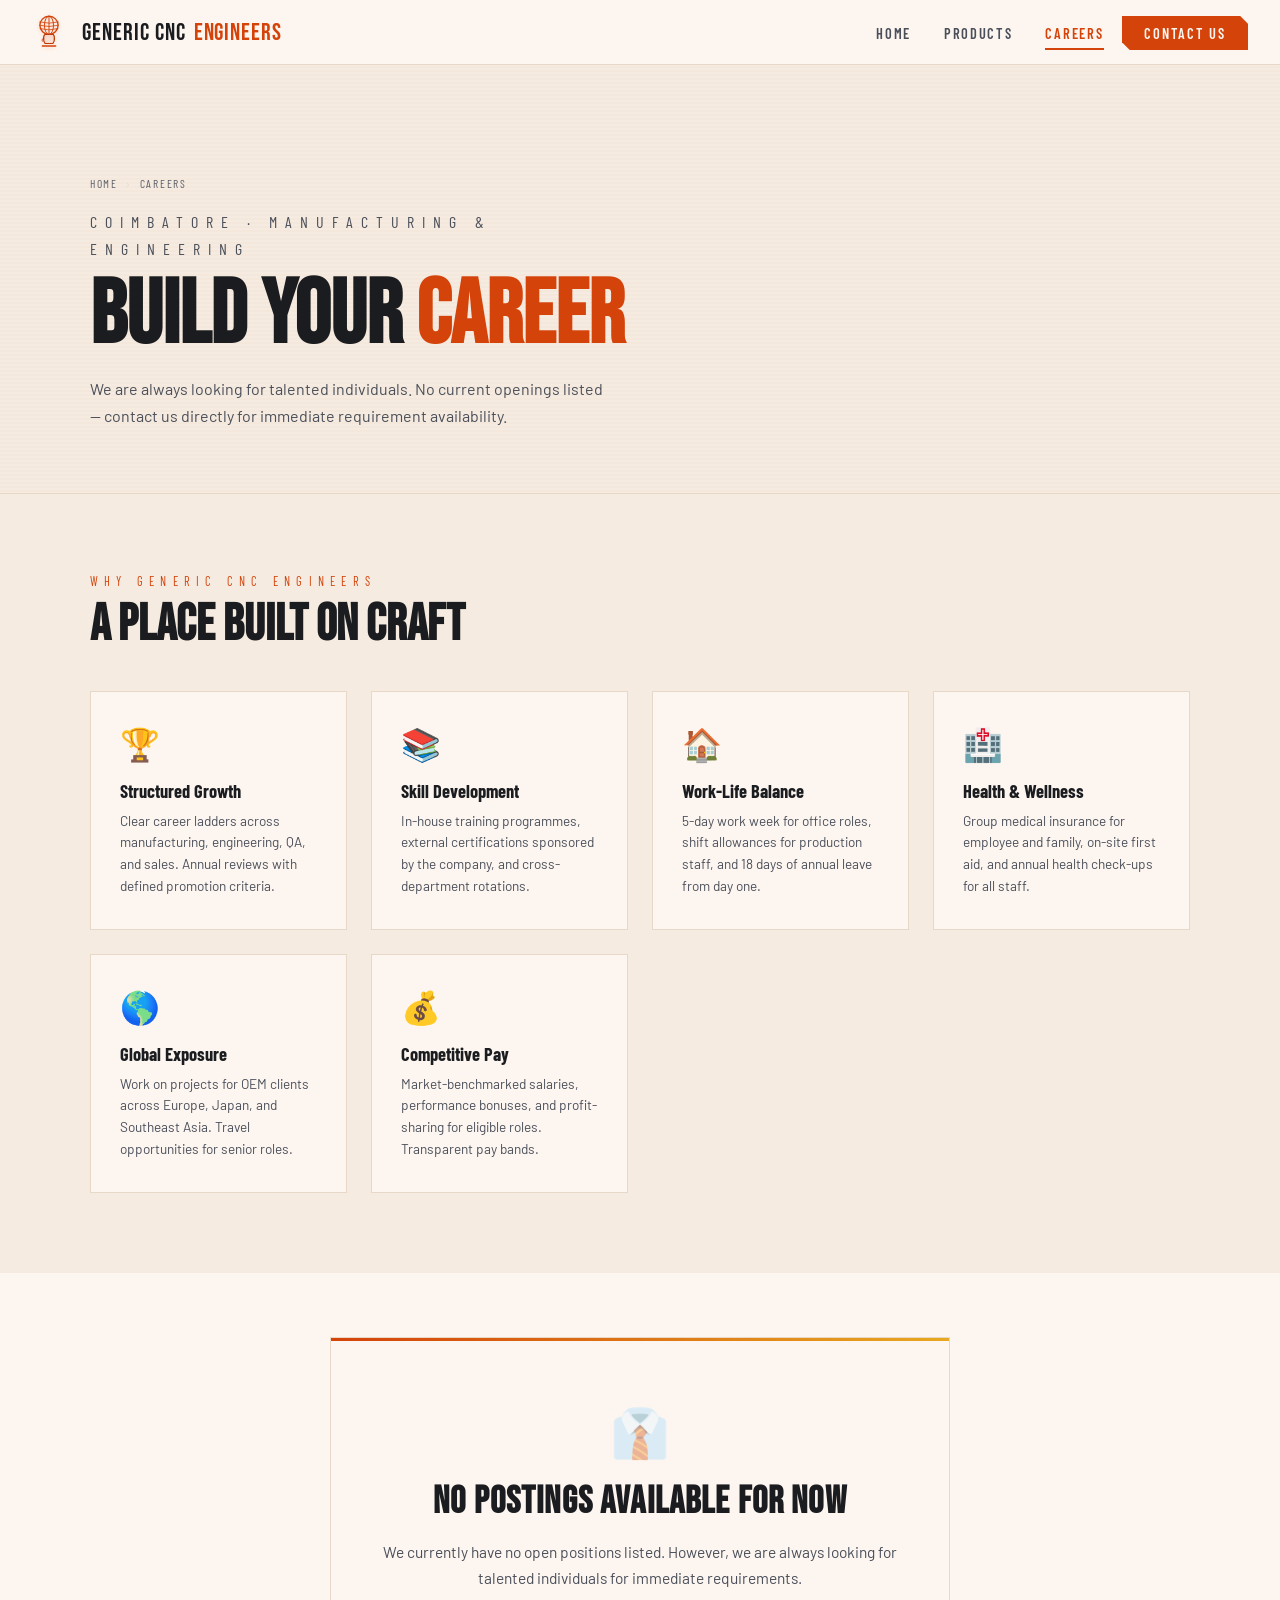
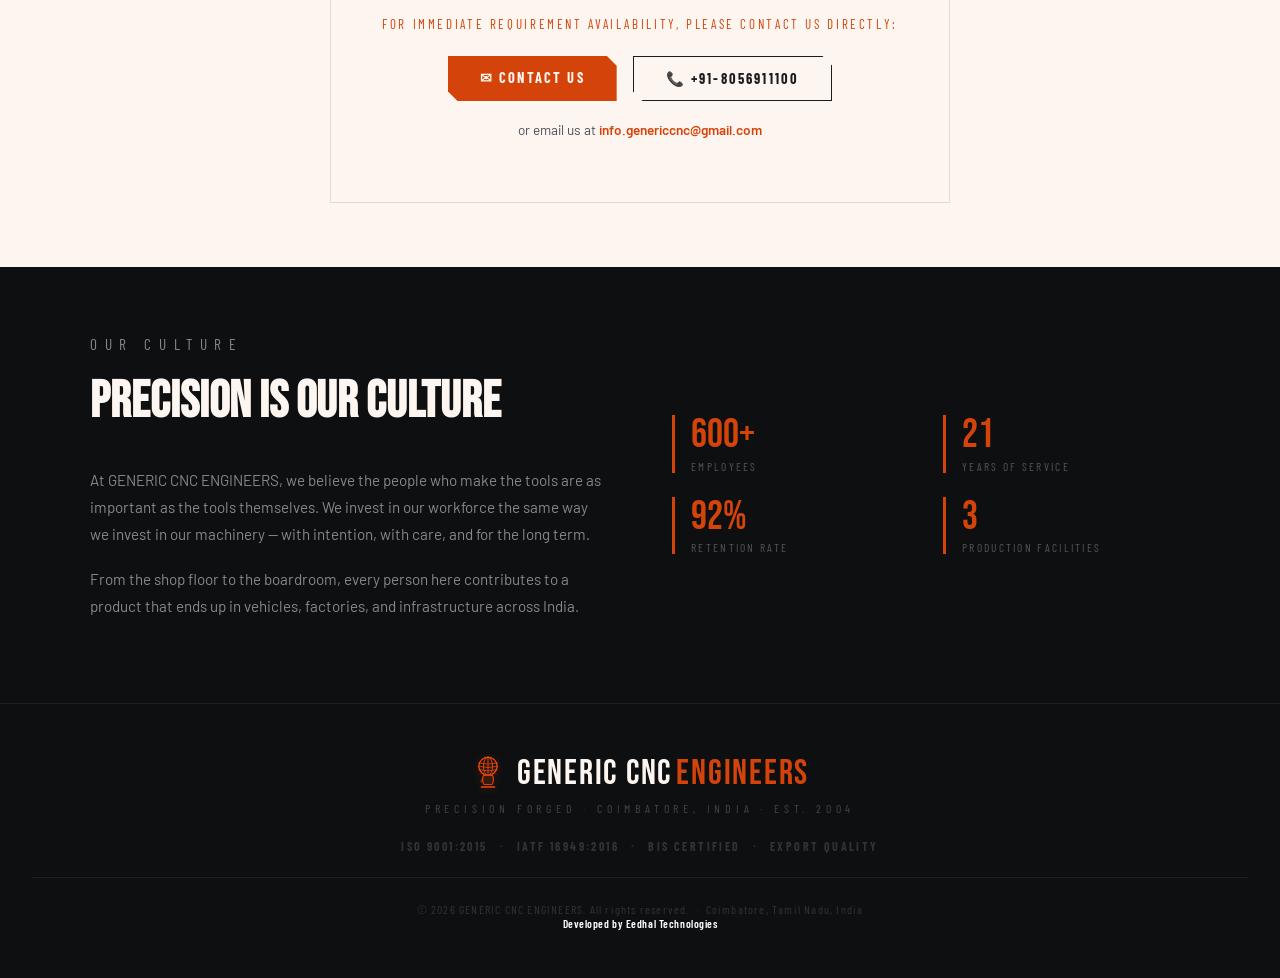
<file: careers.html>
<!DOCTYPE html>
<html lang="en">
<head>
<style id="pt-antiflash">html,body{background:#fdf6f0 !important}.nav-logo{transition:none !important}</style>
<meta charset="UTF-8">
<meta name="viewport" content="width=device-width, initial-scale=1.0">
<title>Careers — Generic CNC Engineers</title>
<link rel="preconnect" href="https://fonts.googleapis.com">
<link rel="preconnect" href="https://fonts.gstatic.com" crossorigin>
<link href="https://fonts.googleapis.com/css2?family=Bebas+Neue&family=Barlow+Condensed:wght@400;600;700&family=Barlow:wght@400;500;600&display=swap" rel="stylesheet">
<style>
:root{--iron:#0e0f11;--steel:#1a1c1f;--chrome:#5a5f6a;--rust:#d4430a;--gold:#e8a820;--white:  #fdf6f0;--offwhite: #f5ebe0;--light-border: #e8d8c8;--text-dark:#1a1c1f;--text-mid:#4a4f5a;}
*,*::before,*::after{box-sizing:border-box;margin:0;padding:0;}
html{scroll-behavior:smooth;}
body{background:var(--white);color:var(--text-dark);font-family:"Barlow",sans-serif;overflow-x:hidden;-webkit-font-smoothing:antialiased;}
a{text-decoration:none;color:inherit;}
#navbar{position:fixed;top:0;left:0;right:0;z-index:1000;background: rgba(253,246,240,0.97);backdrop-filter:blur(12px);border-bottom:1px solid var(--light-border);transition:box-shadow 0.3s;}
#navbar.scrolled{box-shadow:0 2px 20px rgba(0,0,0,0.08);}
.nav-inner{width:100%;padding:0 2rem;height:64px;display:flex;align-items:center;justify-content:space-between;}
.nav-logo{font-family:"Bebas Neue",sans-serif;font-size:1.5rem;color:var(--text-dark);letter-spacing:0.04em;display:flex;align-items:center;gap:8px;flex-shrink:0;white-space:nowrap;margin-right:auto;}
.nav-logo .star{color:var(--rust);}
.nav-links{display:flex;align-items:center;gap:0.25rem;list-style:none;}
.nav-links a{font-family:"Barlow Condensed",sans-serif;font-size:0.9rem;font-weight:600;letter-spacing:0.12em;text-transform:uppercase;color:var(--text-mid);padding:0.5rem 0.9rem;position:relative;transition:color 0.2s;}
.nav-links a::after{content:"";position:absolute;bottom:0;left:0.9rem;right:0.9rem;height:2px;background:var(--rust);transform:scaleX(0);transition:transform 0.2s;}
.nav-links a:hover{color:var(--rust);}
.nav-links a:hover::after{transform:scaleX(1);}
.nav-links a.active{color:var(--rust);}
.nav-links a.active::after{transform:scaleX(1);}
.nav-cta{background:var(--rust)!important;color:var(--white)!important;padding:0.55rem 1.4rem!important;clip-path:polygon(0 0,calc(100% - 8px) 0,100% 8px,100% 100%,8px 100%,0 calc(100% - 8px))!important;}
.nav-cta:hover{background:#c03a08!important;}
.nav-cta::after{display:none!important;}
.nav-toggle{display:none;flex-direction:column;gap:5px;cursor:pointer;padding:4px;background:none;border:none;}
.nav-toggle span{display:block;width:24px;height:2px;background:var(--text-dark);}
/* BANNER */
.page-banner{
  background: var(--offwhite);
  padding: 7rem 2rem 4rem;
  margin-top: 64px;
  position: relative;
  overflow: hidden;
  border-bottom: 1px solid var(--light-border);
}
.page-banner::before{
  content:"";position:absolute;inset:0;pointer-events:none;
  background: repeating-linear-gradient(
    to bottom, transparent 0px, transparent 2px,
    rgba(212,67,10,0.025) 2px, rgba(212,67,10,0.025) 4px);
}
.page-banner-inner{max-width:1100px;margin:0 auto;position:relative;z-index:1;}
.breadcrumb{display:flex;align-items:center;gap:0.5rem;margin-bottom:1.2rem;font-family:"Barlow Condensed",sans-serif;font-size:0.72rem;letter-spacing:0.15em;text-transform:uppercase;color:var(--chrome);}
.breadcrumb a{color:var(--chrome);transition:color 0.2s;}
.breadcrumb a:hover{color:var(--rust);}
.breadcrumb .sep{color:var(--light-border);}
.page-banner-eyebrow{font-family:"Barlow Condensed",sans-serif;font-size:0.78rem;letter-spacing:0.5em;color:var(--rust);text-transform:uppercase;margin-bottom:0.8rem;}
.page-banner h1{font-family:"Bebas Neue",sans-serif;font-size:clamp(3rem,7vw,6rem);color:var(--text-dark);line-height:0.92;margin-bottom:1.2rem;}
.page-banner h1 span{color:var(--rust);}
.page-banner p{font-size:1rem;color:var(--text-mid);max-width:520px;line-height:1.65;}
/* WHY WORK HERE */
.why-section{padding:5rem 2rem;background:var(--offwhite);}
.why-inner{max-width:1100px;margin:0 auto;}
.section-eyebrow{font-family:"Barlow Condensed",sans-serif;font-size:0.78rem;letter-spacing:0.5em;color:var(--rust);text-transform:uppercase;margin-bottom:0.7rem;}
.section-h2{font-family:"Bebas Neue",sans-serif;font-size:clamp(2rem,4vw,3.2rem);color:var(--text-dark);margin-bottom:2.5rem;line-height:1;}
.why-grid{display:grid;grid-template-columns:repeat(auto-fit,minmax(220px,1fr));gap:1.5rem;}
.why-card{background:#fdf6f0;border:1px solid var(--light-border);padding:2rem 1.8rem;position:relative;overflow:hidden;transition:box-shadow 0.25s,transform 0.25s;}
.why-card::after{content:"";position:absolute;top:0;left:0;width:100%;height:3px;background:var(--rust);transform:scaleX(0);transform-origin:left;transition:transform 0.3s;}
.why-card:hover{box-shadow:0 8px 32px rgba(0,0,0,0.08);transform:translateY(-3px);}
.why-card:hover::after{transform:scaleX(1);}
.why-icon{font-size:2rem;margin-bottom:1rem;display:block;}
.why-title{font-family:"Barlow Condensed",sans-serif;font-size:1.15rem;font-weight:700;color:var(--text-dark);margin-bottom:0.5rem;}
.why-desc{font-size:0.85rem;color:var(--text-mid);line-height:1.6;}
/* FILTER */
.jobs-filter{background:var(--white);border-bottom:1px solid var(--light-border);padding:1rem 2rem;position:sticky;top:64px;z-index:100;}
.jobs-filter-inner{max-width:1100px;margin:0 auto;display:flex;align-items:center;gap:0.6rem;flex-wrap:wrap;}
.filter-label{font-family:"Barlow Condensed",sans-serif;font-size:0.72rem;letter-spacing:0.25em;text-transform:uppercase;color:var(--chrome);margin-right:0.5rem;}
.filter-btn{font-family:"Barlow Condensed",sans-serif;font-size:0.78rem;font-weight:600;letter-spacing:0.1em;text-transform:uppercase;padding:0.4rem 1rem;background:transparent;border:1px solid var(--light-border);color:var(--text-mid);cursor:pointer;transition:all 0.2s;}
.filter-btn:hover,.filter-btn.active{background:var(--rust);color:var(--white);border-color:var(--rust);}
.jobs-count{margin-left:auto;font-family:"Barlow Condensed",sans-serif;font-size:0.78rem;letter-spacing:0.1em;color:var(--chrome);}
/* JOBS */
.jobs-section{padding:4rem 2rem;}
.jobs-inner{max-width:1100px;margin:0 auto;}
.jobs-list{display:flex;flex-direction:column;gap:1.2rem;}
.job-card{background:var(--white);border:1px solid var(--light-border);padding:2rem 2.2rem;display:grid;grid-template-columns:1fr auto;gap:1.5rem;align-items:center;position:relative;overflow:hidden;transition:box-shadow 0.25s,transform 0.25s;}
.job-card::before{content:"";position:absolute;left:0;top:0;width:3px;height:100%;background:var(--rust);transform:scaleY(0);transform-origin:top;transition:transform 0.3s;}
.job-card:hover{box-shadow:0 8px 32px rgba(0,0,0,0.09);transform:translateX(4px);}
.job-card:hover::before{transform:scaleY(1);}
.job-dept{font-family:"Barlow Condensed",sans-serif;font-size:0.68rem;font-weight:700;letter-spacing:0.25em;text-transform:uppercase;color:var(--rust);margin-bottom:0.4rem;}
.job-title{font-family:"Barlow Condensed",sans-serif;font-size:1.4rem;font-weight:700;color:var(--text-dark);margin-bottom:0.6rem;}
.job-meta{display:flex;gap:0.8rem;flex-wrap:wrap;margin-bottom:0.8rem;}
.job-tag{font-size:0.75rem;color:var(--text-mid);background: #f5ebe0;border:1px solid var(--light-border);padding:0.2rem 0.6rem;font-family:"Barlow Condensed",sans-serif;letter-spacing:0.05em;}
.job-desc{font-size:0.88rem;color:var(--text-mid);line-height:1.6;max-width:680px;}
.job-actions{display:flex;flex-direction:column;gap:0.6rem;align-items:flex-end;flex-shrink:0;}
.btn-apply{font-family:"Barlow Condensed",sans-serif;font-size:0.82rem;font-weight:700;letter-spacing:0.15em;text-transform:uppercase;padding:0.65rem 1.5rem;background:var(--rust);color:var(--white);clip-path:polygon(0 0,calc(100% - 8px) 0,100% 8px,100% 100%,8px 100%,0 calc(100% - 8px));display:inline-block;transition:background 0.2s;cursor:pointer;border:none;white-space:nowrap;}
.btn-apply:hover{background:#c03a08;}
.job-new{font-family:"Barlow Condensed",sans-serif;font-size:0.65rem;font-weight:700;letter-spacing:0.15em;text-transform:uppercase;color:var(--gold);border:1px solid rgba(232,168,32,0.4);padding:0.15rem 0.5rem;text-align:center;}
/* NO JOBS BOX */
.no-jobs-box {
  max-width: 620px;
  margin: 0 auto;
  text-align: center;
  padding: 4rem 2rem;
  border: 1px solid var(--light-border);
  background: var(--white);
  position: relative;
}
.no-jobs-box::before {
  content: '';
  position: absolute;
  top: 0; left: 0; right: 0;
  height: 3px;
  background: linear-gradient(90deg, var(--rust), var(--gold));
}
.no-jobs-icon {
  font-size: 3rem;
  margin-bottom: 1.2rem;
  display: block;
  opacity: 0.5;
}
.no-jobs-title {
  font-family: "Bebas Neue", sans-serif;
  font-size: clamp(1.6rem, 3vw, 2.4rem);
  color: var(--text-dark);
  letter-spacing: 0.03em;
  margin-bottom: 1rem;
  line-height: 1.1;
}
.no-jobs-sub {
  font-size: 0.97rem;
  color: var(--text-mid);
  line-height: 1.7;
  margin-bottom: 1.5rem;
}
.no-jobs-contact {
  font-family: "Barlow Condensed", sans-serif;
  font-size: 0.82rem;
  letter-spacing: 0.2em;
  text-transform: uppercase;
  color: var(--rust);
  margin-bottom: 1.5rem;
}
.no-jobs-actions {
  display: flex;
  gap: 1rem;
  justify-content: center;
  flex-wrap: wrap;
  margin-bottom: 1.2rem;
}
.btn-apply-big {
  font-family: "Barlow Condensed", sans-serif;
  font-size: 0.9rem;
  font-weight: 700;
  letter-spacing: 0.15em;
  text-transform: uppercase;
  padding: 0.8rem 2rem;
  background: var(--rust);
  color: var(--white);
  clip-path: polygon(0 0, calc(100% - 10px) 0, 100% 10px, 100% 100%, 10px 100%, 0 calc(100% - 10px));
  display: inline-block;
  transition: background 0.2s, transform 0.15s;
}
.btn-apply-big:hover { background: #c03a08; transform: translateY(-2px); }
.btn-apply-outline {
  font-family: "Barlow Condensed", sans-serif;
  font-size: 0.9rem;
  font-weight: 700;
  letter-spacing: 0.15em;
  text-transform: uppercase;
  padding: 0.8rem 2rem;
  background: transparent;
  color: var(--text-dark);
  border: 1.5px solid var(--text-dark);
  clip-path: polygon(0 0, calc(100% - 10px) 0, 100% 10px, 100% 100%, 10px 100%, 0 calc(100% - 10px));
  display: inline-block;
  transition: all 0.2s;
}
.btn-apply-outline:hover { background: var(--rust); color: var(--white); border-color: var(--rust); }
.no-jobs-email {
  font-size: 0.85rem;
  color: var(--text-mid);
}
.no-jobs-email a {
  color: var(--rust);
  font-weight: 600;
}
.no-jobs-email a:hover { text-decoration: underline; }
/* CULTURE STRIP */
.culture-strip{background:var(--iron);padding:4rem 2rem;}
.culture-inner{max-width:1100px;margin:0 auto;display:grid;grid-template-columns:1fr 1fr;gap:4rem;align-items:center;}
.culture-text .section-h2{color:var(--white);}
.culture-text p{font-size:0.95rem;color:#888;line-height:1.75;margin-bottom:1.2rem;}
.culture-stats{display:grid;grid-template-columns:1fr 1fr;gap:1.5rem;}
.c-stat{border-left:3px solid var(--rust);padding-left:1rem;}
.c-stat-num{font-family:"Bebas Neue",sans-serif;font-size:2.5rem;color:var(--rust);line-height:1;}
.c-stat-label{font-family:"Barlow Condensed",sans-serif;font-size:0.72rem;letter-spacing:0.2em;text-transform:uppercase;color:#555;margin-top:0.2rem;}
/* FOOTER */
#footer{background:var(--iron);border-top:1px solid #1e2025;padding:3rem 2rem;text-align:center;}
.footer-logo{font-family:"Bebas Neue",sans-serif;font-size:2.2rem;color:var(--white);letter-spacing:0.05em;margin-bottom:0.4rem;}
.footer-logo .star{color:var(--rust);}
.footer-tagline{font-family:"Barlow Condensed",sans-serif;font-size:0.75rem;letter-spacing:0.4em;text-transform:uppercase;color:#444;margin-bottom:1.5rem;}
.footer-certs{font-family:"Barlow Condensed",sans-serif;font-size:0.75rem;font-weight:700;letter-spacing:0.2em;text-transform:uppercase;color:#333;}
.footer-certs span{margin:0 0.5em;}
.footer-bottom{margin-top:1.5rem;padding-top:1.5rem;border-top:1px solid #1e2025;font-size:0.75rem;color:#333;font-family:"Barlow Condensed",sans-serif;letter-spacing:0.1em;}
.reveal{opacity:0;transform:translateY(24px);transition:opacity 0.55s ease,transform 0.55s ease;}
.reveal.visible{opacity:1;transform:none;}
@media(max-width:768px){
  .nav-links{display:none;flex-direction:column;position:absolute;top:64px;left:0;right:0;background:var(--white);border-bottom:1px solid var(--light-border);padding:1rem 0;gap:0;}
  .nav-links.open{display:flex;}
  .nav-links li{width:100%;}
  .nav-links a{display:block;padding:0.75rem 2rem;}
  .nav-toggle{display:flex;}
  .job-card{grid-template-columns:1fr;}
  .job-actions{align-items:flex-start;}
  .culture-inner{grid-template-columns:1fr;gap:2.5rem;}
  .modal-form .form-row{grid-template-columns:1fr;}
}


.nav-logo .star { color: var(--rust); }
.brand-logo-svg { filter: drop-shadow(0 1px 2px rgba(212,67,10,0.18)); transition: filter 0.2s; }
.nav-logo:hover .brand-logo-svg { filter: drop-shadow(0 2px 6px rgba(212,67,10,0.35)); }
.footer-logo { display: flex !important; align-items: center !important; justify-content: center !important; gap: 4px !important; }
.footer-logo .brand-logo-svg { filter: brightness(1.1) drop-shadow(0 1px 4px rgba(212,67,10,0.3)); }
</style>
</head>
<body>

<nav id="navbar">
  <div class="nav-inner">
    <a href="index.html" class="nav-logo"><svg class="brand-logo-svg" xmlns="http://www.w3.org/2000/svg" viewBox="0 0 56 64" width="34" height="40" aria-hidden="true" style="display:inline-block;vertical-align:middle;margin-right:8px;flex-shrink:0"><g fill="none" stroke-linecap="round" stroke-linejoin="round"><circle cx="28" cy="21" r="15" stroke="#d4430a" stroke-width="2.2"/><ellipse cx="28" cy="21" rx="7.5" ry="15" stroke="#d4430a" stroke-width="1.6"/><path d="M13 15.5 Q28 19.5 43 15.5" stroke="#d4430a" stroke-width="1.3"/><path d="M12.5 21 Q28 25 43.5 21" stroke="#d4430a" stroke-width="1.3"/><path d="M13.5 26.5 Q28 30.5 42.5 26.5" stroke="#d4430a" stroke-width="1.3"/><line x1="28" y1="6" x2="28" y2="36" stroke="#d4430a" stroke-width="1.6"/><path d="M21 36 C19 38.5 18.5 43 19.5 47 L21.5 51 L34.5 51 L36.5 47 C37.5 43 37 38.5 35 36 Z" stroke="#c03a08" stroke-width="1.8" fill="rgba(212,67,10,0.1)"/><path d="M19.5 43 C16.5 42 15.5 45.5 17.5 47.5" stroke="#c03a08" stroke-width="1.5"/><line x1="17" y1="55" x2="39" y2="55" stroke="#d4430a" stroke-width="2.2"/></g></svg>GENERIC CNC<span class="star"> ENGINEERS</span></a>
    <ul class="nav-links" id="nav-links">
      <li><a href="index.html">Home</a></li>
      <li><a href="products.html">Products</a></li>
      <li><a href="careers.html" class="active">Careers</a></li>
      <li><a href="contact.html" class="nav-cta">Contact Us</a></li>
    </ul>
    <button class="nav-toggle" id="nav-toggle" aria-label="Toggle menu">
      <span></span><span></span><span></span>
    </button>
  </div>
</nav>

<div class="page-banner">
  <div class="page-banner-inner">
    <div class="breadcrumb">
      <a href="index.html">Home</a>
      <span class="sep">&#8250;</span>
      <span>Careers</span>
    </div>
    <p class="page-banner-eyebrow">Coimbatore &middot; Manufacturing &amp; Engineering</p>
    <h1>BUILD YOUR <span>CAREER</span></h1>
    <p>We are always looking for talented individuals. No current openings listed — contact us directly for immediate requirement availability.</p>
  </div>
</div>

<!-- WHY WORK HERE -->
<section class="why-section">
  <div class="why-inner">
    <p class="section-eyebrow">Why GENERIC CNC ENGINEERS</p>
    <h2 class="section-h2">A PLACE BUILT ON CRAFT</h2>
    <div class="why-grid">
      <div class="why-card reveal">
        <span class="why-icon">&#127942;</span>
        <div class="why-title">Structured Growth</div>
        <p class="why-desc">Clear career ladders across manufacturing, engineering, QA, and sales. Annual reviews with defined promotion criteria.</p>
      </div>
      <div class="why-card reveal">
        <span class="why-icon">&#128218;</span>
        <div class="why-title">Skill Development</div>
        <p class="why-desc">In-house training programmes, external certifications sponsored by the company, and cross-department rotations.</p>
      </div>
      <div class="why-card reveal">
        <span class="why-icon">&#127968;</span>
        <div class="why-title">Work-Life Balance</div>
        <p class="why-desc">5-day work week for office roles, shift allowances for production staff, and 18 days of annual leave from day one.</p>
      </div>
      <div class="why-card reveal">
        <span class="why-icon">&#127973;</span>
        <div class="why-title">Health &amp; Wellness</div>
        <p class="why-desc">Group medical insurance for employee and family, on-site first aid, and annual health check-ups for all staff.</p>
      </div>
      <div class="why-card reveal">
        <span class="why-icon">&#127758;</span>
        <div class="why-title">Global Exposure</div>
        <p class="why-desc">Work on projects for OEM clients across Europe, Japan, and Southeast Asia. Travel opportunities for senior roles.</p>
      </div>
      <div class="why-card reveal">
        <span class="why-icon">&#128176;</span>
        <div class="why-title">Competitive Pay</div>
        <p class="why-desc">Market-benchmarked salaries, performance bonuses, and profit-sharing for eligible roles. Transparent pay bands.</p>
      </div>
    </div>
  </div>
</section>

<!-- NO POSTINGS -->
<section class="jobs-section">
  <div class="jobs-inner">
    <div class="no-jobs-box">
      <div class="no-jobs-icon">&#128084;</div>
      <h2 class="no-jobs-title">NO POSTINGS AVAILABLE FOR NOW</h2>
      <p class="no-jobs-sub">We currently have no open positions listed. However, we are always looking for talented individuals for immediate requirements.</p>
      <p class="no-jobs-contact">For immediate requirement availability, please contact us directly:</p>
      <div class="no-jobs-actions">
        <a href="contact.html" class="btn-apply-big">&#9993; Contact Us</a>
        <a href="tel:+918056911100" class="btn-apply-outline">&#128222; +91-8056911100</a>
      </div>
      <p class="no-jobs-email">or email us at <a href="mailto:info.genericcnc@gmail.com">info.genericcnc@gmail.com</a></p>
    </div>
  </div>
</section>

<!-- CULTURE STRIP -->
<div class="culture-strip">
  <div class="culture-inner">
    <div class="culture-text">
      <p class="section-eyebrow">Our Culture</p>
      <h2 class="section-h2">PRECISION IS OUR CULTURE</h2>
      <p>At GENERIC CNC ENGINEERS, we believe the people who make the tools are as important as the tools themselves. We invest in our workforce the same way we invest in our machinery — with intention, with care, and for the long term.</p>
      <p>From the shop floor to the boardroom, every person here contributes to a product that ends up in vehicles, factories, and infrastructure across India.</p>
    </div>
    <div class="culture-stats">
      <div class="c-stat">
        <div class="c-stat-num">600+</div>
        <div class="c-stat-label">Employees</div>
      </div>
      <div class="c-stat">
        <div class="c-stat-num">21</div>
        <div class="c-stat-label">Years of Service</div>
      </div>
      <div class="c-stat">
        <div class="c-stat-num">92%</div>
        <div class="c-stat-label">Retention Rate</div>
      </div>
      <div class="c-stat">
        <div class="c-stat-num">3</div>
        <div class="c-stat-label">Production Facilities</div>
      </div>
    </div>
  </div>
</div>

<footer id="footer">
  <div class="footer-logo"><svg class="brand-logo-svg" xmlns="http://www.w3.org/2000/svg" viewBox="0 0 56 64" width="34" height="40" aria-hidden="true" style="display:inline-block;vertical-align:middle;margin-right:8px;flex-shrink:0"><g fill="none" stroke-linecap="round" stroke-linejoin="round"><circle cx="28" cy="21" r="15" stroke="#d4430a" stroke-width="2.2"/><ellipse cx="28" cy="21" rx="7.5" ry="15" stroke="#d4430a" stroke-width="1.6"/><path d="M13 15.5 Q28 19.5 43 15.5" stroke="#d4430a" stroke-width="1.3"/><path d="M12.5 21 Q28 25 43.5 21" stroke="#d4430a" stroke-width="1.3"/><path d="M13.5 26.5 Q28 30.5 42.5 26.5" stroke="#d4430a" stroke-width="1.3"/><line x1="28" y1="6" x2="28" y2="36" stroke="#d4430a" stroke-width="1.6"/><path d="M21 36 C19 38.5 18.5 43 19.5 47 L21.5 51 L34.5 51 L36.5 47 C37.5 43 37 38.5 35 36 Z" stroke="#c03a08" stroke-width="1.8" fill="rgba(212,67,10,0.1)"/><path d="M19.5 43 C16.5 42 15.5 45.5 17.5 47.5" stroke="#c03a08" stroke-width="1.5"/><line x1="17" y1="55" x2="39" y2="55" stroke="#d4430a" stroke-width="2.2"/></g></svg>GENERIC CNC<span class="star"> ENGINEERS</span></div>
  <p class="footer-tagline">Precision Forged &middot; Coimbatore, India &middot; Est. 2004</p>
  <div class="footer-certs">
    <span>ISO 9001:2015</span><span>&middot;</span><span>IATF 16949:2016</span><span>&middot;</span><span>BIS Certified</span><span>&middot;</span><span>Export Quality</span>
  </div>
  <div class="footer-bottom">&copy; 2026 GENERIC CNC ENGINEERS. All rights reserved. &nbsp;&middot;&nbsp; Coimbatore, Tamil Nadu, India<br><span style="font-size:0.7rem;color:#ffffff;font-weight:600;letter-spacing:0.05em;">Developed by <a href="https://www.developermuthu.com" target="_blank" rel="noopener" style="color:#ffffff;font-weight:600;text-decoration:none;cursor:pointer;">Eedhal Technologies</a></span></div>
</footer>


<script>
(function(){
  const nb=document.getElementById("navbar");
  const tg=document.getElementById("nav-toggle");
  const nl=document.getElementById("nav-links");
  window.addEventListener("scroll",()=>nb.classList.toggle("scrolled",window.scrollY>10));
  tg.addEventListener("click",()=>nl.classList.toggle("open"));
  nl.querySelectorAll("a").forEach(a=>a.addEventListener("click",()=>nl.classList.remove("open")));
})();
// Reveal
(function(){
  const obs=new IntersectionObserver((entries)=>{
    entries.forEach(e=>{if(e.isIntersecting)e.target.classList.add("visible");});
  },{threshold:0.08});
  document.querySelectorAll(".reveal").forEach((el,i)=>{
    el.style.transitionDelay=(i%5)*0.07+"s";
    obs.observe(el);
  });
})();
</script>
<script src="transition.js"></script>
</body>
</html>
</file>
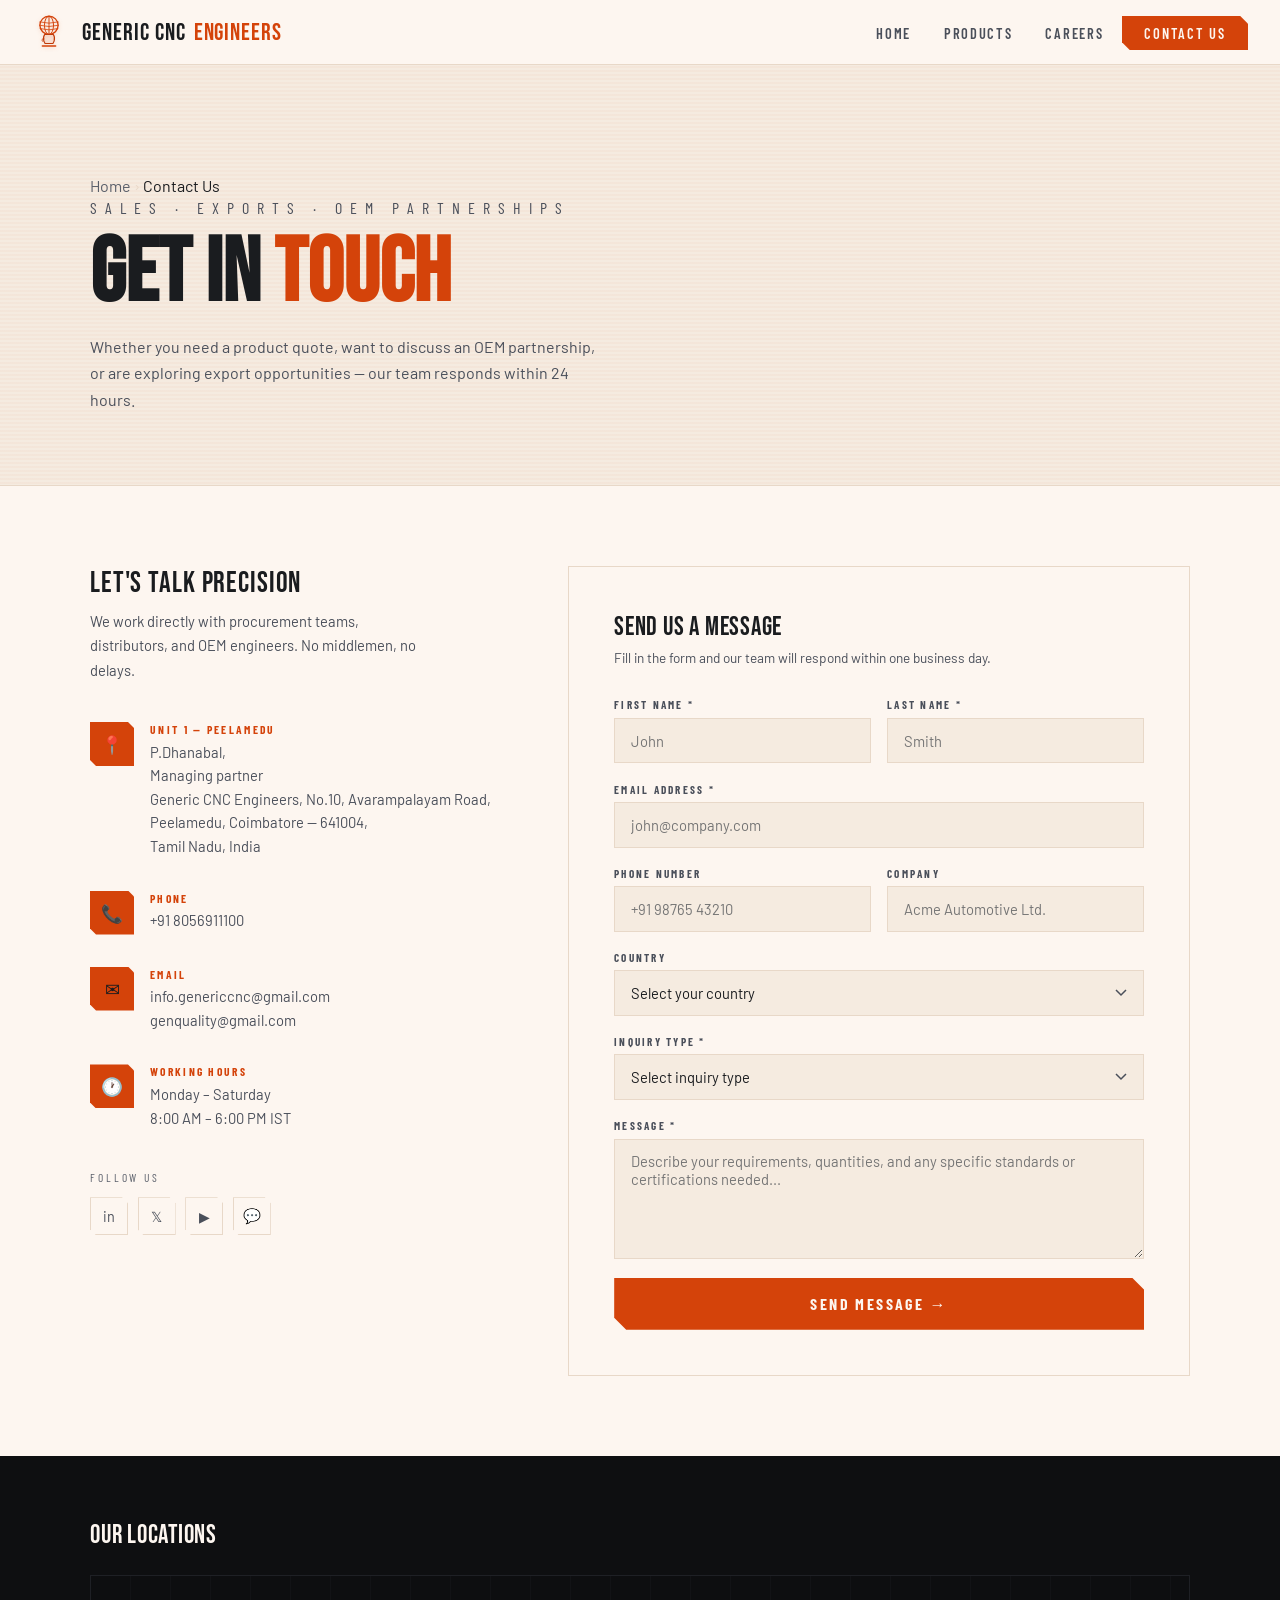
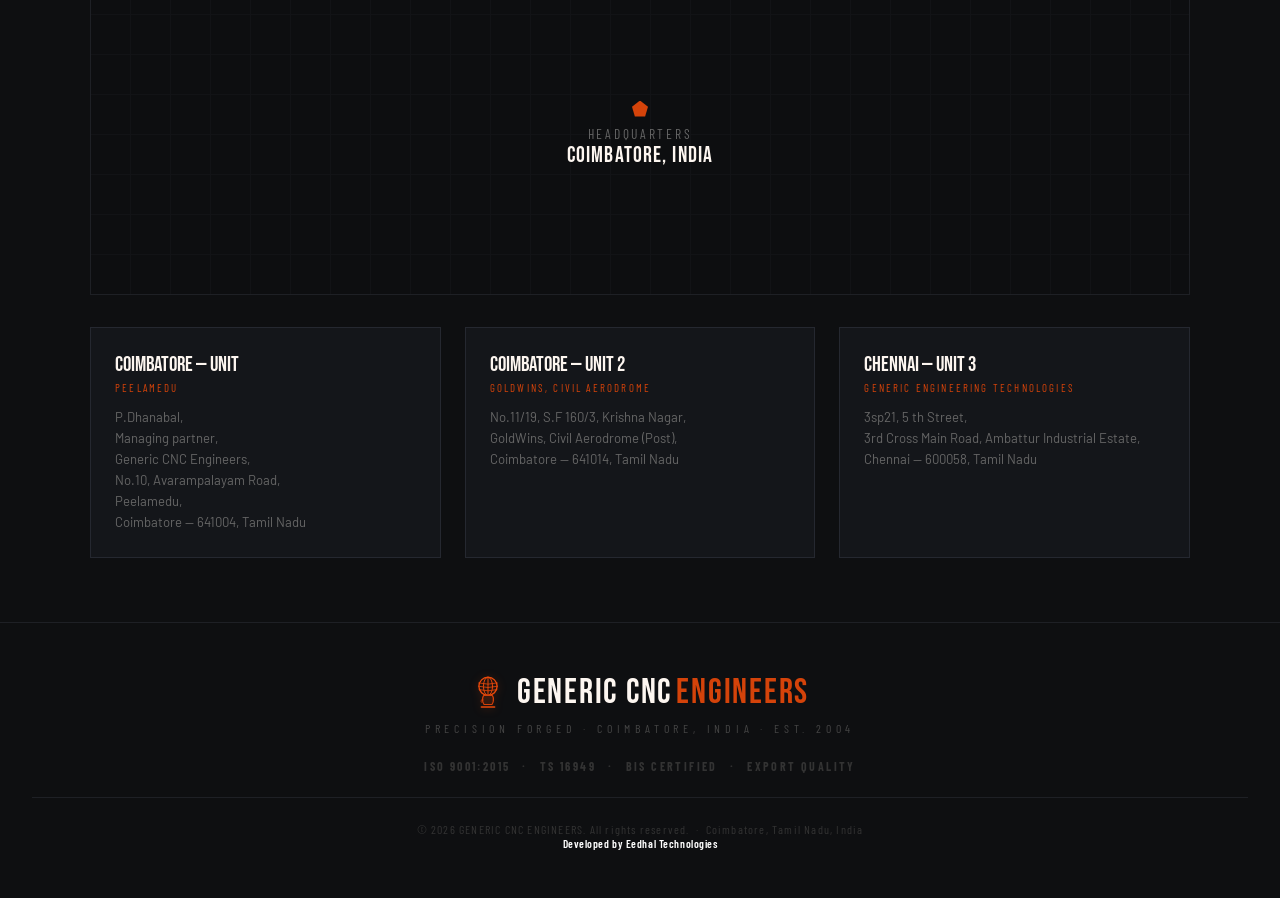
<file: contact.html>
﻿<!DOCTYPE html>
<html lang="en">
<head>
<style id="pt-antiflash">html,body{background:#fdf6f0 !important}.nav-logo{transition:none !important}</style>
<meta charset="UTF-8">
<meta name="viewport" content="width=device-width, initial-scale=1.0">
<title>Contact Us — Generic CNC Engineers</title>
<link rel="preconnect" href="https://fonts.googleapis.com">
<link rel="preconnect" href="https://fonts.gstatic.com" crossorigin>
<link href="https://fonts.googleapis.com/css2?family=Bebas+Neue&family=Barlow+Condensed:wght@400;600;700&family=Barlow:wght@400;500;600&display=swap" rel="stylesheet">
<style>
:root{--iron:#0e0f11;--steel:#1a1c1f;--chrome:#5a5f6a;--rust:#d4430a;--gold:#e8a820;--white:  #fdf6f0;--offwhite: #f5ebe0;--light-border: #e8d8c8;--text-dark:#1a1c1f;--text-mid:#4a4f5a;}
*,*::before,*::after{box-sizing:border-box;margin:0;padding:0;}
html{scroll-behavior:smooth;}
body{background:var(--white);color:var(--text-dark);font-family:"Barlow",sans-serif;overflow-x:hidden;-webkit-font-smoothing:antialiased;}
a{text-decoration:none;color:inherit;}
#navbar{position:fixed;top:0;left:0;right:0;z-index:1000;background: rgba(253,246,240,0.97);backdrop-filter:blur(12px);border-bottom:1px solid var(--light-border);transition:box-shadow 0.3s;}
#navbar.scrolled{box-shadow:0 2px 20px rgba(0,0,0,0.08);}
.nav-inner{width:100%;padding:0 2rem;height:64px;display:flex;align-items:center;justify-content:space-between;}
.nav-logo{font-family:"Bebas Neue",sans-serif;font-size:1.5rem;color:var(--text-dark);letter-spacing:0.04em;display:flex;align-items:center;gap:8px;flex-shrink:0;white-space:nowrap;margin-right:auto;}
.nav-logo .star{color:var(--rust);}
.nav-links{display:flex;align-items:center;gap:0.25rem;list-style:none;}
.nav-links a{font-family:"Barlow Condensed",sans-serif;font-size:0.9rem;font-weight:600;letter-spacing:0.12em;text-transform:uppercase;color:var(--text-mid);padding:0.5rem 0.9rem;position:relative;transition:color 0.2s;}
.nav-links a::after{content:"";position:absolute;bottom:0;left:0.9rem;right:0.9rem;height:2px;background:var(--rust);transform:scaleX(0);transition:transform 0.2s;}
.nav-links a:hover{color:var(--rust);}
.nav-links a:hover::after{transform:scaleX(1);}
.nav-links a.active{color:var(--rust);}
.nav-links a.active::after{transform:scaleX(1);}
.nav-cta{background:var(--rust)!important;color:var(--white)!important;padding:0.55rem 1.4rem!important;clip-path:polygon(0 0,calc(100% - 8px) 0,100% 8px,100% 100%,8px 100%,0 calc(100% - 8px))!important;}
.nav-cta:hover{background:#c03a08!important;}
.nav-cta::after{display:none!important;}
.nav-toggle{display:none;flex-direction:column;gap:5px;cursor:pointer;padding:4px;background:none;border:none;}
.nav-toggle span{display:block;width:24px;height:2px;background:var(--text-dark);}
/* BANNER */
.page-banner{background:var(--offwhite);padding:7rem 2rem 4.5rem;margin-top:64px;position:relative;overflow:hidden;}.page-banner{border-bottom:1px solid var(--light-border);}
.page-banner::before{content:"";position:absolute;inset:0;background:repeating-linear-gradient(to bottom,transparent 0px,transparent 2px,rgba(212,67,10,0.03) 2px,rgba(212,67,10,0.03) 4px);pointer-events:none;}
.page-banner-inner{max-width:1100px;margin:0 auto;position:relative;z-index:1;}

.breadcrumb a{color:var(--chrome);transition:color 0.2s;}
.breadcrumb a:hover{color:var(--rust);}
.breadcrumb .sep{color:var(--light-border);}
.page-banner-eyebrow{font-family:"Barlow Condensed",sans-serif;font-size:0.78rem;letter-spacing:0.5em;color:var(--rust);text-transform:uppercase;margin-bottom:0.8rem;}
.page-banner h1{font-family:"Bebas Neue",sans-serif;font-size:clamp(3rem,7vw,6.5rem);color:var(--text-dark);line-height:0.9;margin-bottom:1.2rem;}
.page-banner h1 span{color:var(--rust);}
.page-banner p{font-size:1rem;color:var(--text-mid);max-width:520px;line-height:1.65;}
/* CONTACT LAYOUT */
.contact-section{padding:5rem 2rem;}
.contact-section.alt{background:var(--offwhite);}
.contact-inner{max-width:1100px;margin:0 auto;}
.contact-grid{display:grid;grid-template-columns:1fr 1.5fr;gap:4rem;align-items:start;}
/* INFO SIDE */
.contact-info-title{font-family:"Bebas Neue",sans-serif;font-size:1.8rem;color:var(--text-dark);margin-bottom:0.5rem;letter-spacing:0.03em;}
.contact-info-sub{font-size:0.92rem;color:var(--text-mid);line-height:1.65;margin-bottom:2.5rem;max-width:340px;}
.contact-item{display:flex;gap:1rem;margin-bottom:2rem;align-items:flex-start;}
.contact-icon{width:44px;height:44px;background:var(--rust);display:flex;align-items:center;justify-content:center;flex-shrink:0;font-size:1.1rem;clip-path:polygon(0 0,calc(100% - 6px) 0,100% 6px,100% 100%,6px 100%,0 calc(100% - 6px));}
.contact-item-text strong{display:block;font-family:"Barlow Condensed",sans-serif;font-size:0.72rem;letter-spacing:0.2em;text-transform:uppercase;color:var(--rust);margin-bottom:0.3rem;}
.contact-item-text span{font-size:0.92rem;color:var(--text-mid);line-height:1.6;}
.social-row{margin-top:2.5rem;}
.social-label{font-family:"Barlow Condensed",sans-serif;font-size:0.72rem;letter-spacing:0.25em;text-transform:uppercase;color:var(--chrome);margin-bottom:0.8rem;}
.social-links{display:flex;gap:0.6rem;}
.social-link{width:38px;height:38px;border:1px solid var(--light-border);display:flex;align-items:center;justify-content:center;font-size:0.9rem;color:var(--text-mid);transition:all 0.2s;clip-path:polygon(0 0,calc(100% - 6px) 0,100% 6px,100% 100%,6px 100%,0 calc(100% - 6px));}
.social-link:hover{background:var(--rust);color:var(--white);border-color:var(--rust);}
/* FORM */
.contact-form-wrap{background:#fdf6f0;border:1px solid var(--light-border);padding:2.8rem;}
.form-title{font-family:"Bebas Neue",sans-serif;font-size:1.6rem;color:var(--text-dark);margin-bottom:0.4rem;letter-spacing:0.03em;}
.form-subtitle{font-size:0.85rem;color:var(--text-mid);margin-bottom:2rem;}
.form-row{display:grid;grid-template-columns:1fr 1fr;gap:1rem;}
.form-group{display:flex;flex-direction:column;gap:0.4rem;margin-bottom:1.2rem;}
.form-group label{font-family:"Barlow Condensed",sans-serif;font-size:0.7rem;font-weight:700;letter-spacing:0.2em;text-transform:uppercase;color:var(--text-mid);}
.form-group input,.form-group select,.form-group textarea{font-family:"Barlow",sans-serif;font-size:0.92rem;color:var(--text-dark);background: #f5ebe0;border:1px solid var(--light-border);padding:0.8rem 1rem;outline:none;transition:border-color 0.2s,box-shadow 0.2s;width:100%;}
.form-group input:focus,.form-group select:focus,.form-group textarea:focus{border-color:var(--rust);box-shadow:0 0 0 3px rgba(212,67,10,0.08);}
.form-group textarea{resize:vertical;min-height:120px;}
.form-group select{appearance:none;background-image:url("data:image/svg+xml,%3Csvg xmlns='http://www.w3.org/2000/svg' width='12' height='8' viewBox='0 0 12 8'%3E%3Cpath d='M1 1l5 5 5-5' stroke='%234a4f5a' stroke-width='1.5' fill='none'/%3E%3C/svg%3E");background-repeat:no-repeat;background-position:right 1rem center;}
.form-submit{width:100%;font-family:"Barlow Condensed",sans-serif;font-size:1rem;font-weight:700;letter-spacing:0.15em;text-transform:uppercase;padding:1rem 2rem;background:var(--rust);color:var(--white);border:none;clip-path:polygon(0 0,calc(100% - 12px) 0,100% 12px,100% 100%,12px 100%,0 calc(100% - 12px));cursor:pointer;transition:background 0.2s,transform 0.15s;}
.form-submit:hover{background:#c03a08;transform:translateY(-1px);}
.form-submit:disabled{background:#888;cursor:not-allowed;transform:none;}
.form-success{display:none;text-align:center;padding:2rem;background:#f0faf0;border:1px solid #b8e0b8;}
.form-success .success-icon{font-size:2.5rem;margin-bottom:0.8rem;}
.form-success h3{font-family:"Bebas Neue",sans-serif;font-size:1.6rem;color:#2a7a2a;margin-bottom:0.5rem;}
.form-success p{font-size:0.9rem;color:#4a6a4a;}
/* MAP PLACEHOLDER */
.map-section{background:var(--iron);padding:4rem 2rem;}
.map-inner{max-width:1100px;margin:0 auto;}
.map-title{font-family:"Bebas Neue",sans-serif;font-size:1.6rem;color:var(--white);margin-bottom:1.5rem;letter-spacing:0.03em;}
.map-box{background:#0d0e10;border:1px solid #1e2025;height:320px;display:flex;align-items:center;justify-content:center;position:relative;overflow:hidden;}
.map-box::before{content:"";position:absolute;inset:0;background:repeating-linear-gradient(0deg,transparent,transparent 39px,#1a1c1f 39px,#1a1c1f 40px),repeating-linear-gradient(90deg,transparent,transparent 39px,#1a1c1f 39px,#1a1c1f 40px);opacity:0.4;}
.map-pin{position:relative;z-index:1;text-align:center;}
.map-pin-dot{width:16px;height:16px;background:var(--rust);margin:0 auto 0.5rem;clip-path:polygon(50% 0%,100% 38%,82% 100%,18% 100%,0% 38%);animation:pinPulse 2s ease-in-out infinite;}
.map-pin-label{font-family:"Barlow Condensed",sans-serif;font-size:0.85rem;letter-spacing:0.2em;text-transform:uppercase;color:#666;}
.map-pin-city{font-family:"Bebas Neue",sans-serif;font-size:1.4rem;color:var(--white);letter-spacing:0.05em;}
@keyframes pinPulse{0%,100%{transform:scale(1);}50%{transform:scale(1.3);}}
/* OFFICES */
.offices-grid{display:grid;grid-template-columns:repeat(auto-fit,minmax(220px,1fr));gap:1.5rem;margin-top:2rem;}
.office-card{background:#14161a;border:1px solid #252830;padding:1.5rem;transition:border-color 0.2s;display:block;color:inherit;text-decoration:none;cursor:pointer;}
.office-card:hover{border-color:var(--rust);}
.office-card:hover .office-city::after{content:" ↗";font-size:0.9rem;color:var(--rust);}
.office-city{font-family:"Bebas Neue",sans-serif;font-size:1.3rem;color:var(--white);margin-bottom:0.3rem;}
.office-type{font-family:"Barlow Condensed",sans-serif;font-size:0.68rem;letter-spacing:0.2em;text-transform:uppercase;color:var(--rust);margin-bottom:0.8rem;}
.office-addr{font-size:0.82rem;color:#666;line-height:1.6;}
/* FOOTER */
#footer{background:var(--iron);border-top:1px solid #1e2025;padding:3rem 2rem;text-align:center;}
.footer-logo{font-family:"Bebas Neue",sans-serif;font-size:2.2rem;color:var(--white);letter-spacing:0.05em;margin-bottom:0.4rem;}
.footer-logo .star{color:var(--rust);}
.footer-tagline{font-family:"Barlow Condensed",sans-serif;font-size:0.75rem;letter-spacing:0.4em;text-transform:uppercase;color:#444;margin-bottom:1.5rem;}
.footer-certs{font-family:"Barlow Condensed",sans-serif;font-size:0.75rem;font-weight:700;letter-spacing:0.2em;text-transform:uppercase;color:#333;}
.footer-certs span{margin:0 0.5em;}
.footer-bottom{margin-top:1.5rem;padding-top:1.5rem;border-top:1px solid #1e2025;font-size:0.75rem;color:#333;font-family:"Barlow Condensed",sans-serif;letter-spacing:0.1em;}
/* REVEAL */
.reveal{opacity:0;transform:translateY(24px);transition:opacity 0.55s ease,transform 0.55s ease;}
.reveal.visible{opacity:1;transform:none;}
@media(max-width:900px){.contact-grid{grid-template-columns:1fr;gap:2.5rem;}}
@media(max-width:768px){
  .nav-links{display:none;flex-direction:column;position:absolute;top:64px;left:0;right:0;background:var(--white);border-bottom:1px solid var(--light-border);padding:1rem 0;gap:0;}
  .nav-links.open{display:flex;}
  .nav-links li{width:100%;}
  .nav-links a{display:block;padding:0.75rem 2rem;}
  .nav-toggle{display:flex;}
  .form-row{grid-template-columns:1fr;}
  .contact-form-wrap{padding:1.8rem;}
}


.nav-logo .star { color: var(--rust); }
.brand-logo-svg { filter: drop-shadow(0 1px 2px rgba(212,67,10,0.18)); transition: filter 0.2s; }
.nav-logo:hover .brand-logo-svg { filter: drop-shadow(0 2px 6px rgba(212,67,10,0.35)); }
.footer-logo { display: flex !important; align-items: center !important; justify-content: center !important; gap: 4px !important; }
.footer-logo .brand-logo-svg { filter: brightness(1.1) drop-shadow(0 1px 4px rgba(212,67,10,0.3)); }
</style>
</head>
<body>

<nav id="navbar">
  <div class="nav-inner">
    <a href="index.html" class="nav-logo"><svg class="brand-logo-svg" xmlns="http://www.w3.org/2000/svg" viewBox="0 0 56 64" width="34" height="40" aria-hidden="true" style="display:inline-block;vertical-align:middle;margin-right:8px;flex-shrink:0"><g fill="none" stroke-linecap="round" stroke-linejoin="round"><circle cx="28" cy="21" r="15" stroke="#d4430a" stroke-width="2.2"/><ellipse cx="28" cy="21" rx="7.5" ry="15" stroke="#d4430a" stroke-width="1.6"/><path d="M13 15.5 Q28 19.5 43 15.5" stroke="#d4430a" stroke-width="1.3"/><path d="M12.5 21 Q28 25 43.5 21" stroke="#d4430a" stroke-width="1.3"/><path d="M13.5 26.5 Q28 30.5 42.5 26.5" stroke="#d4430a" stroke-width="1.3"/><line x1="28" y1="6" x2="28" y2="36" stroke="#d4430a" stroke-width="1.6"/><path d="M21 36 C19 38.5 18.5 43 19.5 47 L21.5 51 L34.5 51 L36.5 47 C37.5 43 37 38.5 35 36 Z" stroke="#c03a08" stroke-width="1.8" fill="rgba(212,67,10,0.1)"/><path d="M19.5 43 C16.5 42 15.5 45.5 17.5 47.5" stroke="#c03a08" stroke-width="1.5"/><line x1="17" y1="55" x2="39" y2="55" stroke="#d4430a" stroke-width="2.2"/></g></svg>GENERIC CNC<span class="star"> ENGINEERS</span></a>
    <ul class="nav-links" id="nav-links">
      <li><a href="index.html">Home</a></li>
      <li><a href="products.html">Products</a></li>
      <li><a href="careers.html">Careers</a></li>
      <li><a href="contact.html" class="nav-cta active">Contact Us</a></li>
    </ul>
    <button class="nav-toggle" id="nav-toggle" aria-label="Toggle menu">
      <span></span><span></span><span></span>
    </button>
  </div>
</nav>

<div class="page-banner">
  <div class="page-banner-inner">
    <div class="breadcrumb">
      <a href="index.html">Home</a>
      <span class="sep">&#8250;</span>
      <span>Contact Us</span>
    </div>
    <p class="page-banner-eyebrow">Sales &middot; Exports &middot; OEM Partnerships</p>
    <h1>GET IN <span>TOUCH</span></h1>
    <p>Whether you need a product quote, want to discuss an OEM partnership, or are exploring export opportunities — our team responds within 24 hours.</p>
  </div>
</div>

<section class="contact-section">
  <div class="contact-inner">
    <div class="contact-grid">
      <div class="contact-info reveal">
        <div class="contact-info-title">LET'S TALK PRECISION</div>
        <p class="contact-info-sub">We work directly with procurement teams, distributors, and OEM engineers. No middlemen, no delays.</p>
        <div class="contact-item">
          <div class="contact-icon">&#128205;</div>
          <div class="contact-item-text">
            <strong>Unit 1 — Peelamedu</strong>
            <span>P.Dhanabal,<br>Managing partner<br>Generic CNC Engineers,</span>
            <span>No.10, Avarampalayam Road,<br>Peelamedu, Coimbatore &mdash; 641004,<br>Tamil Nadu, India</span>
          </div>
        </div>
        <div class="contact-item">
          <div class="contact-icon">&#128222;</div>
          <div class="contact-item-text">
            <strong>Phone</strong>
            <span>+91 8056911100<br></span>
          </div>
        </div>
        <div class="contact-item">
          <div class="contact-icon">&#9993;</div>
          <div class="contact-item-text">
            <strong>Email</strong>
            <span>info.genericcnc@gmail.com<br>genquality@gmail.com</span>
          </div>
        </div>
        <div class="contact-item">
          <div class="contact-icon">&#128336;</div>
          <div class="contact-item-text">
            <strong>Working Hours</strong>
            <span>Monday &ndash; Saturday<br>8:00 AM &ndash; 6:00 PM IST</span>
          </div>
        </div>
        <div class="social-row">
          <div class="social-label">Follow Us</div>
          <div class="social-links">
            <a href="#" class="social-link" aria-label="LinkedIn">in</a>
            <a href="#" class="social-link" aria-label="Twitter">&#120143;</a>
            <a href="#" class="social-link" aria-label="YouTube">&#9654;</a>
            <a href="#" class="social-link" aria-label="WhatsApp">&#128172;</a>
          </div>
        </div>
      </div>

      <div class="contact-form-wrap reveal">
        <div class="form-title">SEND US A MESSAGE</div>
        <p class="form-subtitle">Fill in the form and our team will respond within one business day.</p>
        <form id="contact-form">
          <div class="form-row">
            <div class="form-group">
              <label for="fname">First Name *</label>
              <input type="text" id="fname" name="fname" placeholder="John" required>
            </div>
            <div class="form-group">
              <label for="lname">Last Name *</label>
              <input type="text" id="lname" name="lname" placeholder="Smith" required>
            </div>
          </div>
          <div class="form-group">
            <label for="email">Email Address *</label>
            <input type="email" id="email" name="email" placeholder="john@company.com" required>
          </div>
          <div class="form-row">
            <div class="form-group">
              <label for="phone">Phone Number</label>
              <input type="tel" id="phone" name="phone" placeholder="+91 98765 43210">
            </div>
            <div class="form-group">
              <label for="company">Company</label>
              <input type="text" id="company" name="company" placeholder="Acme Automotive Ltd.">
            </div>
          </div>
          <div class="form-group">
            <label for="country">Country</label>
            <select id="country" name="country">
              <option value="">Select your country</option>
              <option>India</option>
              <option>Germany</option>
              <option>United Kingdom</option>
              <option>United States</option>
              <option>Japan</option>
              <option>South Korea</option>
              <option>UAE</option>
              <option>Other</option>
            </select>
          </div>
          <div class="form-group">
            <label for="inquiry">Inquiry Type *</label>
            <select id="inquiry" name="inquiry" required>
              <option value="">Select inquiry type</option>
              <option>Product Quote / Pricing</option>
              <option>OEM Partnership</option>
              <option>Export / Distribution</option>
              <option>Technical Specifications</option>
              <option>Careers</option>
              <option>General Inquiry</option>
            </select>
          </div>
          <div class="form-group">
            <label for="message">Message *</label>
            <textarea id="message" name="message" placeholder="Describe your requirements, quantities, and any specific standards or certifications needed..." required></textarea>
          </div>
          <button type="submit" class="form-submit" id="submit-btn">Send Message &#8594;</button>
        </form>
        <div class="form-success" id="form-success">
          <div class="success-icon">&#10003;</div>
          <h3>MESSAGE RECEIVED</h3>
          <p>Thank you for reaching out. Our team will respond within one business day.</p>
        </div>
      </div>
    </div>
  </div>
</section>

<div class="map-section">
  <div class="map-inner">
    <div class="map-title">OUR LOCATIONS</div>
    <div class="map-box">
      <div class="map-pin">
        <div class="map-pin-dot"></div>
        <div class="map-pin-label">Headquarters</div>
        <div class="map-pin-city">COIMBATORE, INDIA</div>
      </div>
    </div>
    <div class="offices-grid">
      <a href="https://www.google.com/maps/search/?api=1&query=No.10+Avarampalayam+Road+Peelamedu+Coimbatore+641004" target="_blank" rel="noopener" class="office-card">
        <div class="office-city">COIMBATORE — UNIT </div>
        <div class="office-type">Peelamedu</div>
        <div class="office-addr">P.Dhanabal,<br>Managing partner,<br> Generic CNC Engineers,</div>
        <div class="office-addr">No.10, Avarampalayam Road,<br>Peelamedu,<br>Coimbatore &mdash; 641004, Tamil Nadu</div>
      </a>
      <a href="https://www.google.com/maps/search/?api=1&query=No.11/19+SF+160/3+Krishna+Nagar+GoldWins+Civil+Aerodrome+Coimbatore+641014" target="_blank" rel="noopener" class="office-card">
        <div class="office-city">COIMBATORE — UNIT 2</div>
        <div class="office-type">GoldWins, Civil Aerodrome</div>
        <div class="office-addr">No.11/19, S.F 160/3, Krishna Nagar,<br>GoldWins, Civil Aerodrome (Post),<br>Coimbatore &mdash; 641014, Tamil Nadu</div>
      </a>
      <a href="https://www.google.com/maps/search/?api=1&query=No.10A+PKM+Salai+Industrial+Complex+Melayanampakkam+Chennai+600095" target="_blank" rel="noopener" class="office-card">
        <div class="office-city">CHENNAI — UNIT 3</div>
        <div class="office-type">generic Engineering Technologies</div>
        <div class="office-addr">3sp21, 5 th Street,<br>3rd Cross Main Road, Ambattur Industrial Estate,<br>Chennai &mdash; 600058, Tamil Nadu</div>
      </a>
    </div>
  </div>
</div>

<footer id="footer">
  <div class="footer-logo"><svg class="brand-logo-svg" xmlns="http://www.w3.org/2000/svg" viewBox="0 0 56 64" width="34" height="40" aria-hidden="true" style="display:inline-block;vertical-align:middle;margin-right:8px;flex-shrink:0"><g fill="none" stroke-linecap="round" stroke-linejoin="round"><circle cx="28" cy="21" r="15" stroke="#d4430a" stroke-width="2.2"/><ellipse cx="28" cy="21" rx="7.5" ry="15" stroke="#d4430a" stroke-width="1.6"/><path d="M13 15.5 Q28 19.5 43 15.5" stroke="#d4430a" stroke-width="1.3"/><path d="M12.5 21 Q28 25 43.5 21" stroke="#d4430a" stroke-width="1.3"/><path d="M13.5 26.5 Q28 30.5 42.5 26.5" stroke="#d4430a" stroke-width="1.3"/><line x1="28" y1="6" x2="28" y2="36" stroke="#d4430a" stroke-width="1.6"/><path d="M21 36 C19 38.5 18.5 43 19.5 47 L21.5 51 L34.5 51 L36.5 47 C37.5 43 37 38.5 35 36 Z" stroke="#c03a08" stroke-width="1.8" fill="rgba(212,67,10,0.1)"/><path d="M19.5 43 C16.5 42 15.5 45.5 17.5 47.5" stroke="#c03a08" stroke-width="1.5"/><line x1="17" y1="55" x2="39" y2="55" stroke="#d4430a" stroke-width="2.2"/></g></svg>GENERIC CNC<span class="star"> ENGINEERS</span></div>
  <p class="footer-tagline">Precision Forged &middot; Coimbatore, India &middot; Est. 2004</p>
  <div class="footer-certs">
    <span>ISO 9001:2015</span><span>&middot;</span><span>TS 16949</span><span>&middot;</span><span>BIS Certified</span><span>&middot;</span><span>Export Quality</span>
  </div>
  <div class="footer-bottom">&copy; 2026 GENERIC CNC ENGINEERS. All rights reserved. &nbsp;&middot;&nbsp; Coimbatore, Tamil Nadu, India<br><span style="font-size:0.7rem;color:#ffffff;font-weight:600;letter-spacing:0.05em;">Developed by <a href="https://www.developermuthu.com" target="_blank" rel="noopener" style="color:#ffffff;font-weight:600;text-decoration:none;cursor:pointer;">Eedhal Technologies</a></span></div>
</footer>

<script>
(function(){
  const nb=document.getElementById("navbar");
  const tg=document.getElementById("nav-toggle");
  const nl=document.getElementById("nav-links");
  window.addEventListener("scroll",()=>nb.classList.toggle("scrolled",window.scrollY>10));
  tg.addEventListener("click",()=>nl.classList.toggle("open"));
  nl.querySelectorAll("a").forEach(a=>a.addEventListener("click",()=>nl.classList.remove("open")));
})();
document.getElementById("contact-form").addEventListener("submit",function(e){
  e.preventDefault();
  const btn=document.getElementById("submit-btn");
  btn.textContent="Sending...";
  btn.disabled=true;
  setTimeout(()=>{
    document.getElementById("contact-form").style.display="none";
    document.getElementById("form-success").style.display="block";
  },1200);
});
(function(){
  const obs=new IntersectionObserver((entries)=>{
    entries.forEach(e=>{if(e.isIntersecting)e.target.classList.add("visible");});
  },{threshold:0.1});
  document.querySelectorAll(".reveal").forEach((el,i)=>{
    el.style.transitionDelay=i*0.1+"s";
    obs.observe(el);
  });
})();
</script>
<script src="transition.js"></script>
</body>
</html>
</file>
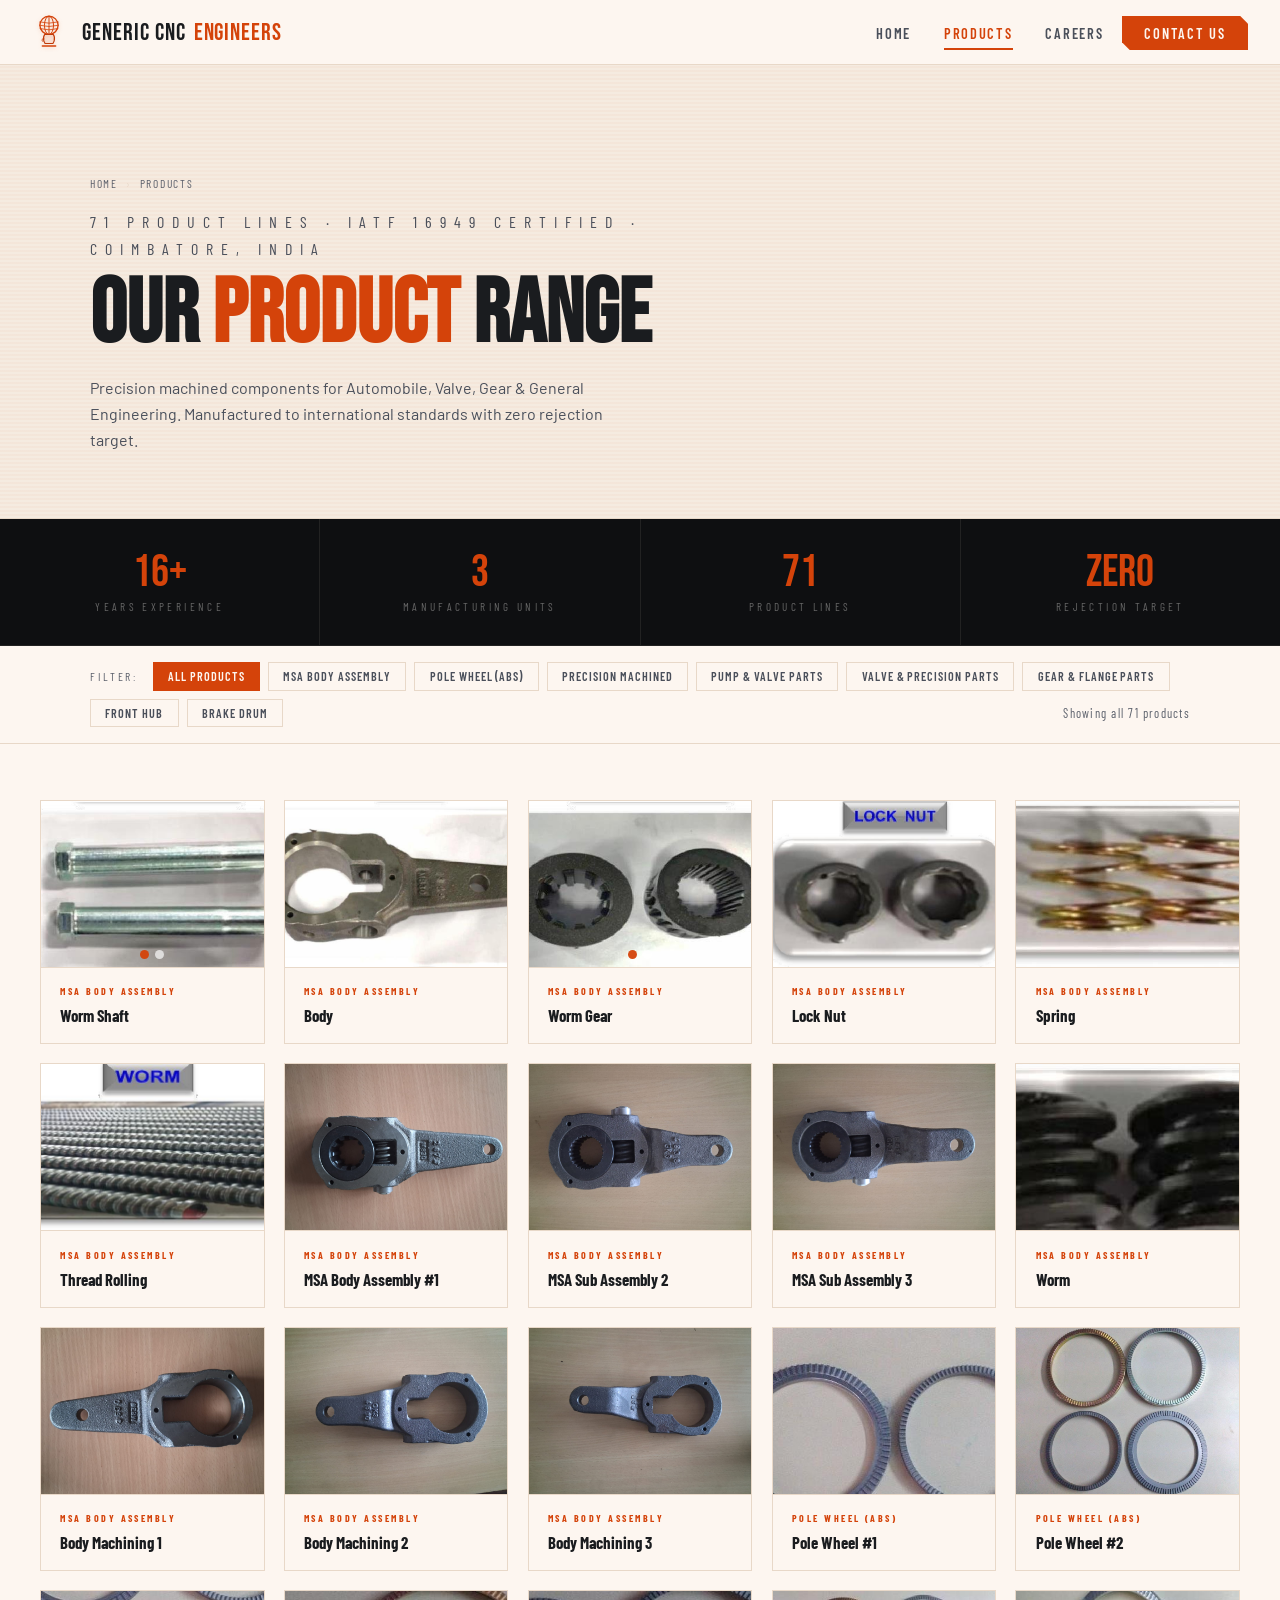
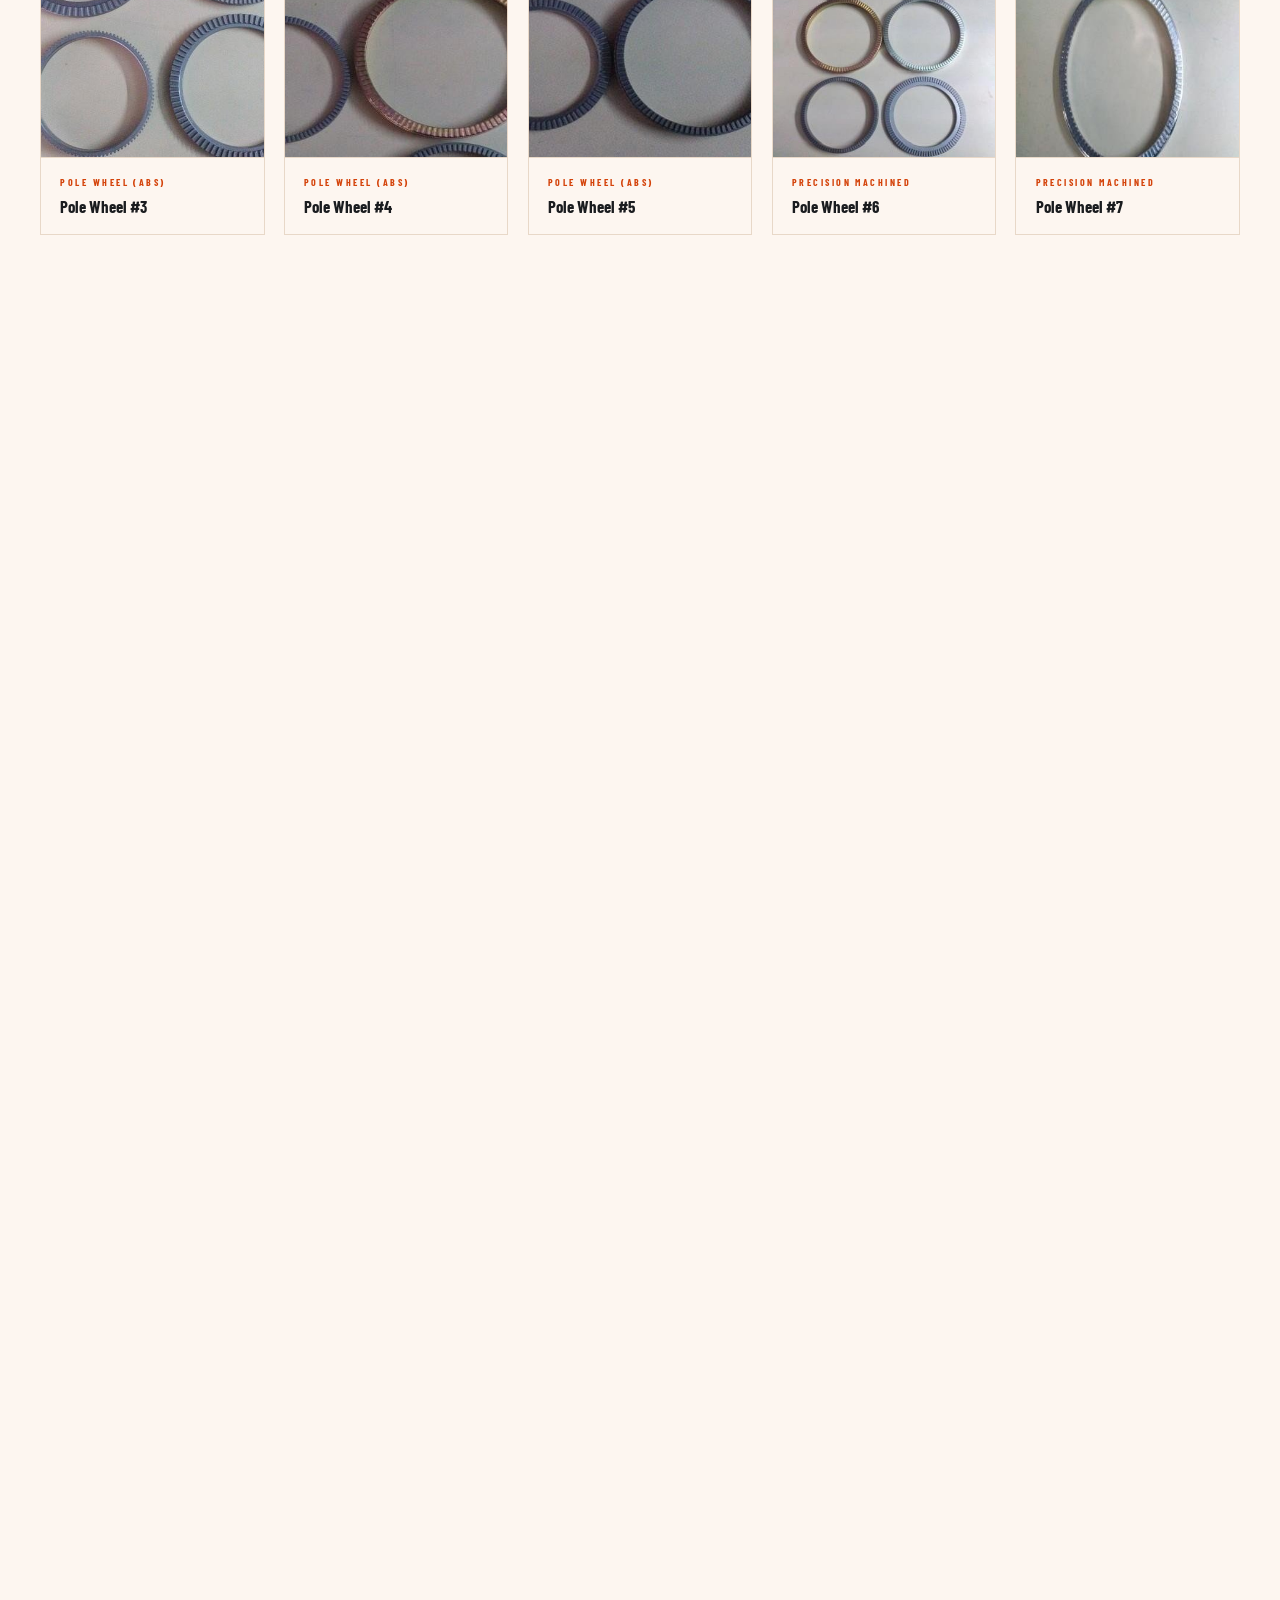
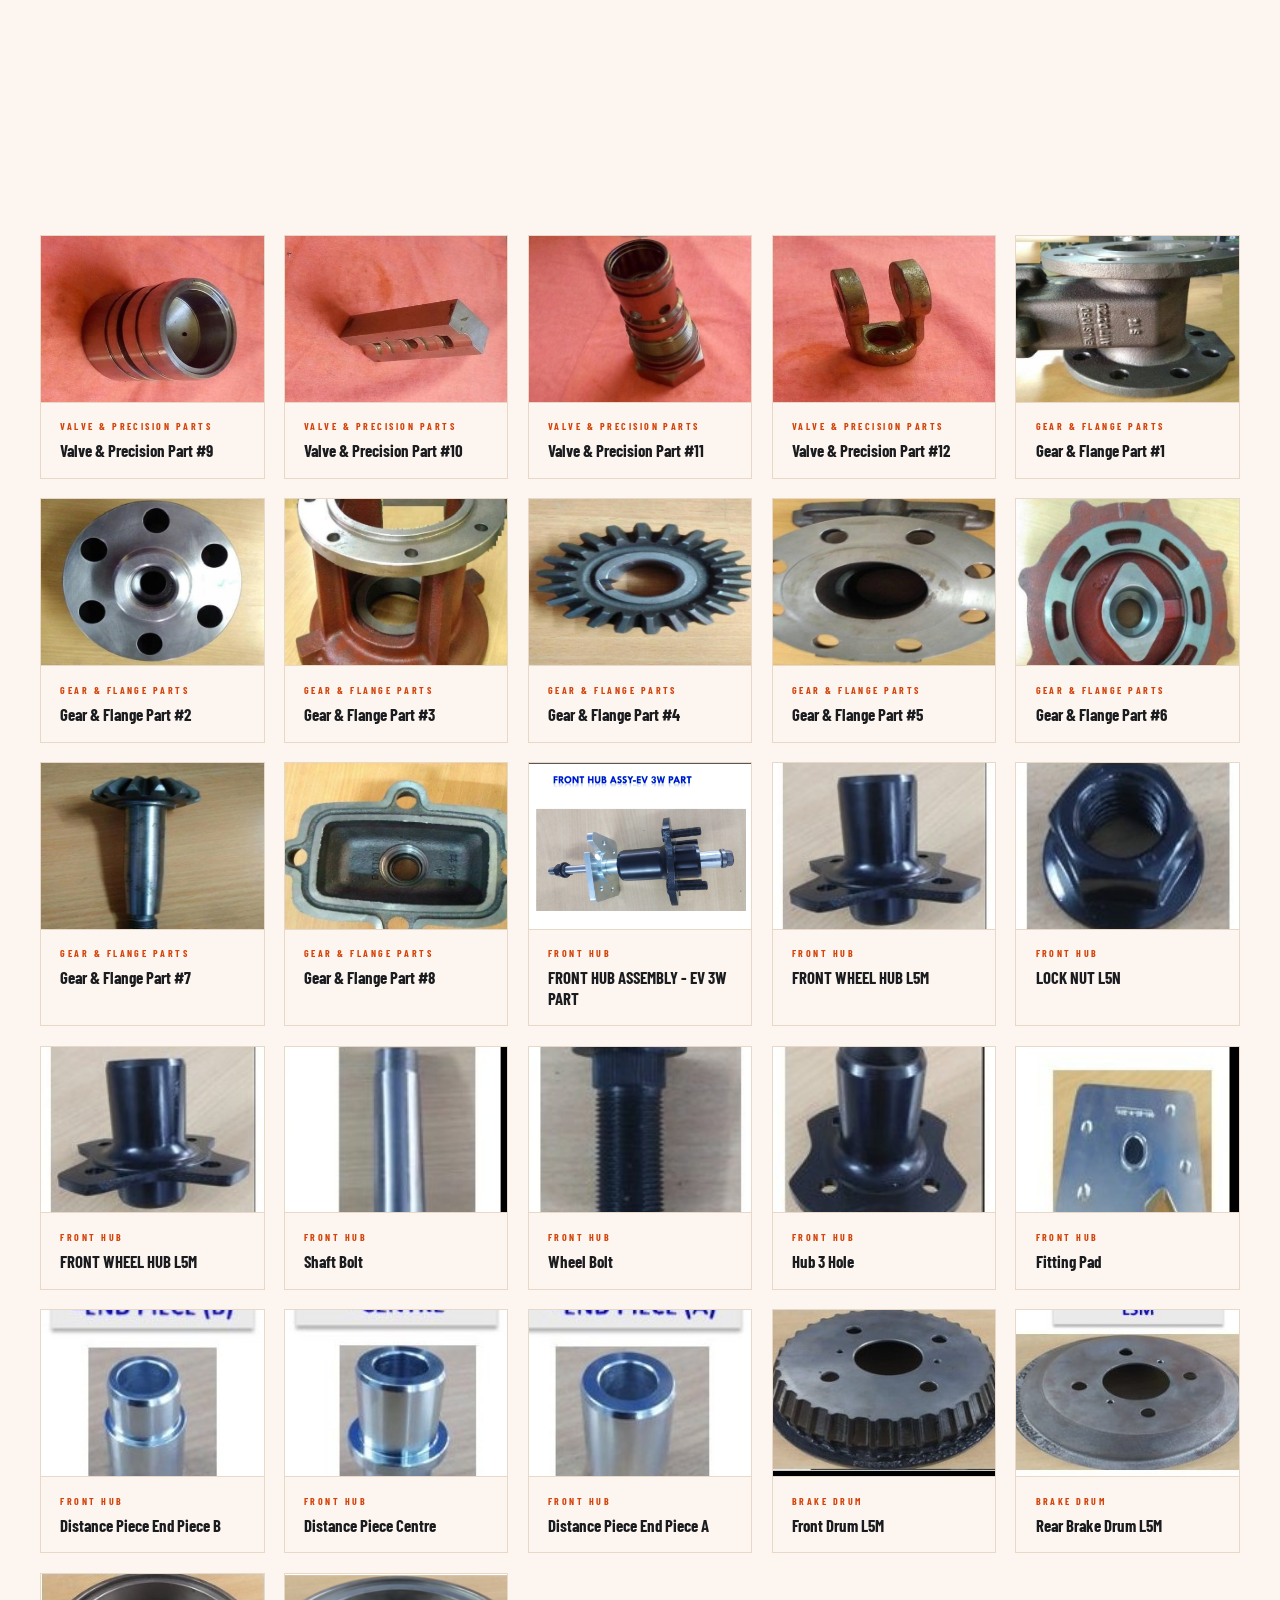
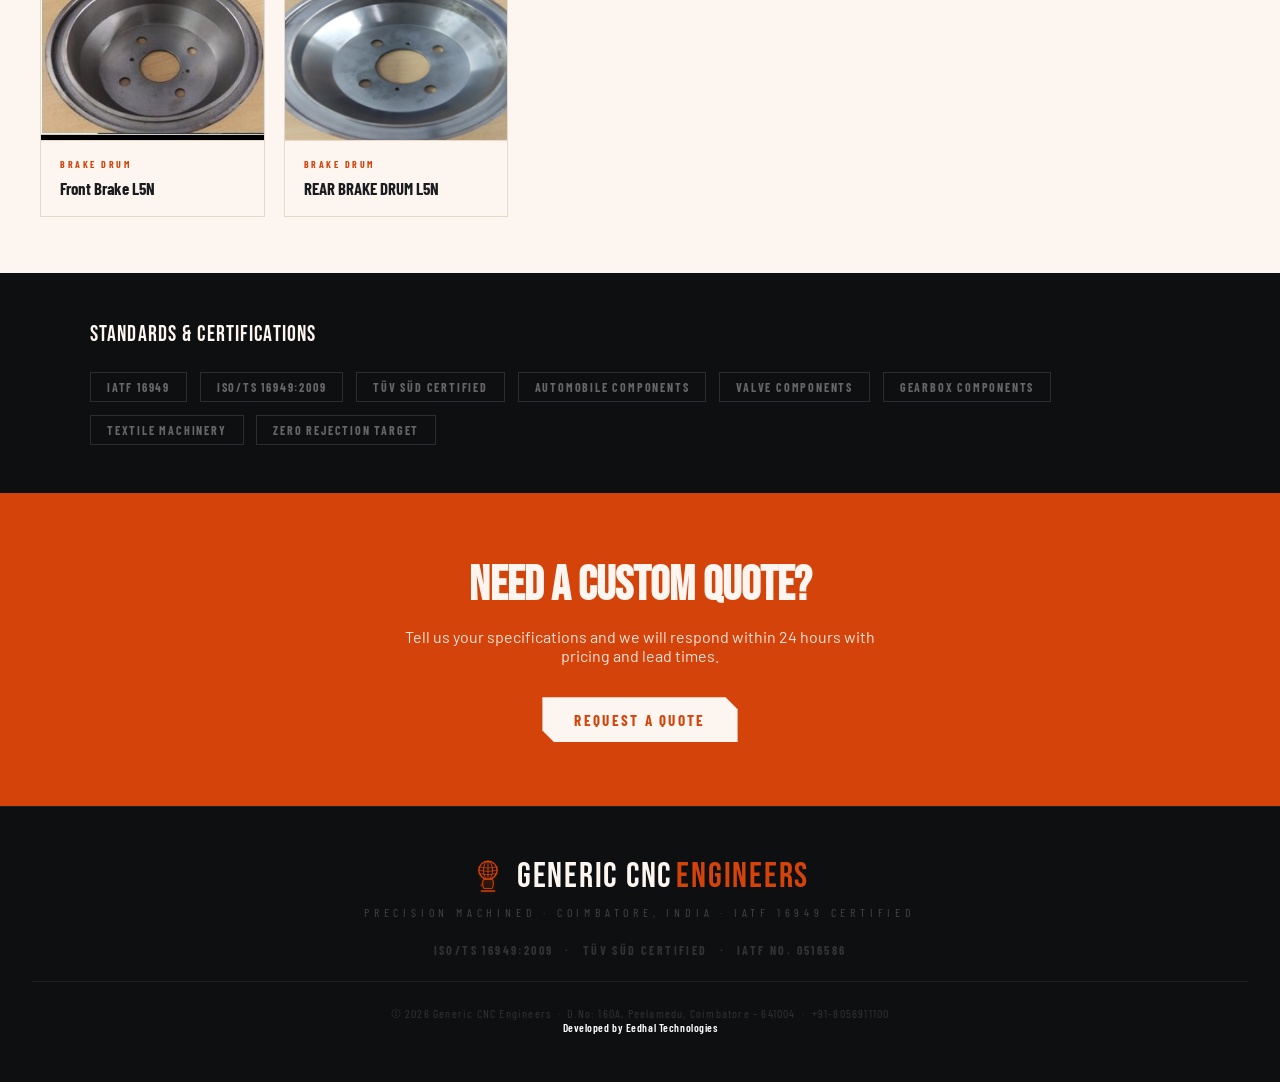
<file: products.html>
<!DOCTYPE html>
<html lang="en">
<head>
<style id="pt-antiflash">html,body{background:#fdf6f0 !important}.nav-logo{transition:none !important}</style>
<meta charset="UTF-8">
<meta name="viewport" content="width=device-width, initial-scale=1.0">
<title>Products — Generic CNC Engineers</title>
<link rel="preconnect" href="https://fonts.googleapis.com">
<link rel="preconnect" href="https://fonts.gstatic.com" crossorigin>
<link href="https://fonts.googleapis.com/css2?family=Bebas+Neue&family=Barlow+Condensed:wght@400;600;700&family=Barlow:wght@400;500;600&display=swap" rel="stylesheet">
<style>
:root{--iron:#0e0f11;--steel:#1a1c1f;--chrome:#5a5f6a;--rust:#d4430a;--gold:#e8a820;--white:#fdf6f0;--offwhite:#f5ebe0;--light-border:#e8d8c8;--text-dark:#1a1c1f;--text-mid:#4a4f5a;}
*,*::before,*::after{box-sizing:border-box;margin:0;padding:0;}
html{scroll-behavior:smooth;}
body{background:var(--white);color:var(--text-dark);font-family:"Barlow",sans-serif;overflow-x:hidden;-webkit-font-smoothing:antialiased;}
a{text-decoration:none;color:inherit;}
/* NAVBAR */
#navbar{position:fixed;top:0;left:0;right:0;z-index:1000;background:rgba(253,246,240,0.97);backdrop-filter:blur(12px);-webkit-backdrop-filter:blur(12px);border-bottom:1px solid var(--light-border);transition:box-shadow 0.3s;}
#navbar.scrolled{box-shadow:0 2px 20px rgba(0,0,0,0.08);}
.nav-inner{width:100%;padding:0 2rem;height:64px;display:flex;align-items:center;justify-content:space-between;gap:1rem;}
.nav-logo{font-family:"Bebas Neue",sans-serif;font-size:1.5rem;color:var(--text-dark);letter-spacing:0.04em;display:flex;align-items:center;gap:8px;flex-shrink:0;white-space:nowrap;}
.nav-logo .star{color:var(--rust);}
.nav-links{display:flex;align-items:center;gap:0.25rem;list-style:none;flex-shrink:0;}
.nav-links a{font-family:"Barlow Condensed",sans-serif;font-size:0.9rem;font-weight:600;letter-spacing:0.12em;text-transform:uppercase;color:var(--text-mid);padding:0.5rem 0.9rem;position:relative;transition:color 0.2s;white-space:nowrap;}
.nav-links a::after{content:"";position:absolute;bottom:0;left:0.9rem;right:0.9rem;height:2px;background:var(--rust);transform:scaleX(0);transition:transform 0.2s;}
.nav-links a:hover{color:var(--rust);}
.nav-links a:hover::after{transform:scaleX(1);}
.nav-links a.active{color:var(--rust);}
.nav-links a.active::after{transform:scaleX(1);}
.nav-cta{background:var(--rust)!important;color:var(--white)!important;padding:0.55rem 1.4rem!important;clip-path:polygon(0 0,calc(100% - 8px) 0,100% 8px,100% 100%,8px 100%,0 calc(100% - 8px))!important;border-radius:0!important;}
.nav-cta:hover{background:#c03a08!important;}
.nav-cta::after{display:none!important;}
.nav-toggle{display:none;flex-direction:column;gap:5px;cursor:pointer;padding:4px;background:none;border:none;flex-shrink:0;}
.nav-toggle span{display:block;width:24px;height:2px;background:var(--text-dark);transition:all 0.3s;}
.brand-logo-svg{filter:drop-shadow(0 1px 2px rgba(212,67,10,0.18));transition:filter 0.2s;}
.nav-logo:hover .brand-logo-svg{filter:drop-shadow(0 2px 6px rgba(212,67,10,0.35));}
/* BANNER */
.page-banner{background:var(--offwhite);padding:7rem 2rem 4rem;margin-top:64px;position:relative;overflow:hidden;border-bottom:1px solid var(--light-border);}
.page-banner::before{content:"";position:absolute;inset:0;background:repeating-linear-gradient(to bottom,transparent 0,transparent 2px,rgba(212,67,10,0.03) 2px,rgba(212,67,10,0.03) 4px);pointer-events:none;}
.page-banner-inner{max-width:1100px;margin:0 auto;position:relative;z-index:1;}
.breadcrumb{display:flex;align-items:center;gap:0.5rem;margin-bottom:1.2rem;font-family:"Barlow Condensed",sans-serif;font-size:0.72rem;letter-spacing:0.15em;text-transform:uppercase;color:var(--chrome);}
.breadcrumb a{color:var(--chrome);transition:color 0.2s;}
.breadcrumb a:hover{color:var(--rust);}
.breadcrumb .sep{color:var(--light-border);}
.page-banner-eyebrow{font-family:"Barlow Condensed",sans-serif;font-size:0.78rem;letter-spacing:0.5em;color:var(--rust);text-transform:uppercase;margin-bottom:0.8rem;}
.page-banner h1{font-family:"Bebas Neue",sans-serif;font-size:clamp(3rem,7vw,6.5rem);color:var(--text-dark);line-height:0.9;margin-bottom:1.2rem;}
.page-banner h1 span{color:var(--rust);}
.page-banner p{font-size:1rem;color:var(--text-mid);max-width:560px;line-height:1.65;}
/* STATS ROW */
.prod-stats{display:flex;background:var(--iron);border-bottom:1px solid #222;}
.prod-stat{flex:1;padding:2rem 1.5rem;text-align:center;border-right:1px solid #222;}
.prod-stat:last-child{border-right:none;}
.prod-stat-num{font-family:"Bebas Neue",sans-serif;font-size:2.8rem;color:var(--rust);line-height:1;display:block;}
.prod-stat-label{font-family:"Barlow Condensed",sans-serif;font-size:0.7rem;letter-spacing:0.3em;text-transform:uppercase;color:#666;margin-top:0.3rem;display:block;}
/* FILTER */
.filter-bar{background:var(--white);border-bottom:1px solid var(--light-border);padding:1rem 2rem;position:sticky;top:64px;z-index:100;}
.filter-inner{max-width:1100px;margin:0 auto;display:flex;align-items:center;gap:0.5rem;flex-wrap:wrap;}
.filter-label{font-family:"Barlow Condensed",sans-serif;font-size:0.72rem;letter-spacing:0.25em;text-transform:uppercase;color:var(--chrome);margin-right:0.4rem;flex-shrink:0;}
.filter-btn{font-family:"Barlow Condensed",sans-serif;font-size:0.76rem;font-weight:600;letter-spacing:0.08em;text-transform:uppercase;padding:0.38rem 0.9rem;background:transparent;border:1px solid var(--light-border);color:var(--text-mid);cursor:pointer;transition:all 0.2s;white-space:nowrap;}
.filter-btn:hover,.filter-btn.active{background:var(--rust);color:var(--white);border-color:var(--rust);}
.filter-count{margin-left:auto;font-family:"Barlow Condensed",sans-serif;font-size:0.78rem;letter-spacing:0.1em;color:var(--chrome);flex-shrink:0;}
/* GRID */
.section-wrap{padding:3.5rem 2rem;}
.section-inner{max-width:1200px;margin:0 auto;}
.products-grid{display:grid;grid-template-columns:repeat(auto-fill,minmax(220px,1fr));gap:1.2rem;}
.product-card{background:var(--white);border:1px solid var(--light-border);position:relative;overflow:hidden;transition:transform 0.22s,box-shadow 0.22s;cursor:default;display:flex;flex-direction:column;}
.product-card::after{content:"";position:absolute;bottom:0;left:0;width:100%;height:3px;background:var(--rust);transform:scaleX(0);transform-origin:left;transition:transform 0.28s;}
.product-card:hover{transform:translateY(-4px);box-shadow:0 12px 36px rgba(0,0,0,0.09);}
.product-card:hover::after{transform:scaleX(1);}
/* Image area */
.card-img-wrap{width:100%;aspect-ratio:4/3;overflow:hidden;background:#f5ebe0;border-bottom:1px solid var(--light-border);flex-shrink:0;display:flex;align-items:center;justify-content:center;position:relative;}
.card-img-wrap img{position:absolute;inset:0;width:100%;height:100%;object-fit:cover;display:block;opacity:0;transition:opacity 0.28s ease;touch-action:none;-webkit-user-drag:none;}
.card-img-wrap img.active{opacity:1;}
.card-img-controls{position:absolute;left:8px;right:8px;bottom:8px;display:flex;justify-content:center;gap:6px;pointer-events:none}
.card-img-controls button{width:9px;height:9px;border-radius:50%;background:rgba(255,255,255,0.7);border:none;pointer-events:auto;opacity:0.95}
.card-img-controls button.active{background:var(--rust)}
.img-fallback{position:absolute;inset:0;display:none;align-items:center;justify-content:center;font-size:2.4rem;opacity:0.22;color:var(--text-mid);background:linear-gradient(135deg,#f5ebe0,#efe2d6);}
/* Card body */
.card-body{padding:1.1rem 1.2rem;}
.card-cat{font-family:"Barlow Condensed",sans-serif;font-size:0.62rem;font-weight:700;letter-spacing:0.25em;text-transform:uppercase;color:var(--rust);margin-bottom:0.5rem;}
.card-name{font-family:"Barlow Condensed",sans-serif;font-size:1.05rem;font-weight:700;color:var(--text-dark);line-height:1.2;}
/* STANDARDS */
.standards-strip{background:var(--iron);padding:3rem 2rem;}
.standards-inner{max-width:1100px;margin:0 auto;}
.standards-title{font-family:"Bebas Neue",sans-serif;font-size:1.4rem;color:var(--white);margin-bottom:1.5rem;letter-spacing:0.05em;}
.standards-grid{display:flex;flex-wrap:wrap;gap:0.8rem;}
.std-badge{font-family:"Barlow Condensed",sans-serif;font-size:0.75rem;font-weight:700;letter-spacing:0.15em;text-transform:uppercase;padding:0.45rem 1rem;border:1px solid #2a2d32;color:#666;transition:all 0.2s;}
.std-badge:hover{border-color:var(--rust);color:var(--rust);}
/* CTA */
.cta-band{background:var(--rust);padding:4rem 2rem;text-align:center;}
.cta-band h2{font-family:"Bebas Neue",sans-serif;font-size:clamp(2rem,4vw,3rem);color:var(--white);margin-bottom:0.8rem;}
.cta-band p{font-size:1rem;color:rgba(255,255,255,0.85);margin-bottom:2rem;max-width:480px;margin-left:auto;margin-right:auto;}
.btn-white{background:var(--white);color:var(--rust);font-family:"Barlow Condensed",sans-serif;font-size:0.95rem;font-weight:700;letter-spacing:0.15em;text-transform:uppercase;padding:0.85rem 2rem;clip-path:polygon(0 0,calc(100% - 12px) 0,100% 12px,100% 100%,12px 100%,0 calc(100% - 12px));display:inline-block;transition:background 0.2s,transform 0.15s;border:none;cursor:pointer;}
.btn-white:hover{background:#f5ebe0;transform:translateY(-2px);}
/* FOOTER */
#footer{background:var(--iron);border-top:1px solid #1e2025;padding:3rem 2rem;text-align:center;}
.footer-logo{font-family:"Bebas Neue",sans-serif;font-size:2.2rem;color:var(--white);letter-spacing:0.05em;margin-bottom:0.4rem;display:flex!important;align-items:center!important;justify-content:center!important;gap:4px!important;}
.footer-logo .star{color:var(--rust);}
.footer-tagline{font-family:"Barlow Condensed",sans-serif;font-size:0.75rem;letter-spacing:0.4em;text-transform:uppercase;color:#444;margin-bottom:1.5rem;}
.footer-certs{font-family:"Barlow Condensed",sans-serif;font-size:0.75rem;font-weight:700;letter-spacing:0.2em;text-transform:uppercase;color:#333;}
.footer-certs span{margin:0 0.5em;}
.footer-bottom{margin-top:1.5rem;padding-top:1.5rem;border-top:1px solid #1e2025;font-size:0.75rem;color:#333;font-family:"Barlow Condensed",sans-serif;letter-spacing:0.1em;}
.reveal{opacity:0;transform:translateY(20px);transition:opacity 0.5s ease,transform 0.5s ease;}
.reveal.visible{opacity:1;transform:none;}
@media(max-width:900px){
  .nav-links{display:none;flex-direction:column;position:absolute;top:64px;left:0;right:0;background:rgba(253,246,240,0.98);border-bottom:1px solid var(--light-border);padding:1rem 0;gap:0;z-index:999;}
  .nav-links.open{display:flex;}
  .nav-links li{width:100%;}
  .nav-links a{display:block;padding:0.75rem 2rem;white-space:nowrap;}
  .nav-toggle{display:flex;}
  .prod-stats{flex-wrap:wrap;}
  .prod-stat{flex:1 1 50%;}
}
</style>
</head>
<body>

<nav id="navbar">
  <div class="nav-inner">
    <a href="index.html" class="nav-logo"><svg class="brand-logo-svg" xmlns="http://www.w3.org/2000/svg" viewBox="0 0 56 64" width="34" height="40" aria-hidden="true" style="display:inline-block;vertical-align:middle;margin-right:8px;flex-shrink:0"><g fill="none" stroke-linecap="round" stroke-linejoin="round"><circle cx="28" cy="21" r="15" stroke="#d4430a" stroke-width="2.2"/><ellipse cx="28" cy="21" rx="7.5" ry="15" stroke="#d4430a" stroke-width="1.6"/><path d="M13 15.5 Q28 19.5 43 15.5" stroke="#d4430a" stroke-width="1.3"/><path d="M12.5 21 Q28 25 43.5 21" stroke="#d4430a" stroke-width="1.3"/><path d="M13.5 26.5 Q28 30.5 42.5 26.5" stroke="#d4430a" stroke-width="1.3"/><line x1="28" y1="6" x2="28" y2="36" stroke="#d4430a" stroke-width="1.6"/><path d="M21 36 C19 38.5 18.5 43 19.5 47 L21.5 51 L34.5 51 L36.5 47 C37.5 43 37 38.5 35 36 Z" stroke="#c03a08" stroke-width="1.8" fill="rgba(212,67,10,0.1)"/><path d="M19.5 43 C16.5 42 15.5 45.5 17.5 47.5" stroke="#c03a08" stroke-width="1.5"/><line x1="17" y1="55" x2="39" y2="55" stroke="#d4430a" stroke-width="2.2"/></g></svg>GENERIC CNC<span class="star"> ENGINEERS</span></a>
    <ul class="nav-links" id="nav-links">
      <li><a href="index.html">Home</a></li>
      <li><a href="products.html" class="active">Products</a></li>
      <li><a href="careers.html">Careers</a></li>
      <li><a href="contact.html" class="nav-cta">Contact Us</a></li>
    </ul>
    <button class="nav-toggle" id="nav-toggle" aria-label="Toggle menu">
      <span></span><span></span><span></span>
    </button>
  </div>
</nav>

<div class="page-banner">
  <div class="page-banner-inner">
    <div class="breadcrumb"><a href="index.html">Home</a><span class="sep">&#8250;</span><span>Products</span></div>
    <p class="page-banner-eyebrow">71 Product Lines &middot; IATF 16949 Certified &middot; Coimbatore, India</p>
    <h1>OUR <span>PRODUCT</span> RANGE</h1>
    <p>Precision machined components for Automobile, Valve, Gear &amp; General Engineering. Manufactured to international standards with zero rejection target.</p>
  </div>
</div>

<div class="prod-stats">
  <div class="prod-stat"><span class="prod-stat-num">16+</span><span class="prod-stat-label">Years Experience</span></div>
  <div class="prod-stat"><span class="prod-stat-num">3</span><span class="prod-stat-label">Manufacturing Units</span></div>
  <div class="prod-stat"><span class="prod-stat-num">71</span><span class="prod-stat-label">Product Lines</span></div>
  <div class="prod-stat"><span class="prod-stat-num">Zero</span><span class="prod-stat-label">Rejection Target</span></div>
</div>

<div class="filter-bar">
  <div class="filter-inner">
    <span class="filter-label">Filter:</span>
    <button class="filter-btn active" data-filter="all">All Products</button>
    <button class="filter-btn" data-filter="msa">MSA Body Assembly</button>
    <button class="filter-btn" data-filter="pole">Pole Wheel (ABS)</button>
    <button class="filter-btn" data-filter="precision">Precision Machined</button>
    <button class="filter-btn" data-filter="pump">Pump &amp; Valve Parts</button>
    <button class="filter-btn" data-filter="valve">Valve &amp; Precision Parts</button>
    <button class="filter-btn" data-filter="gear">Gear &amp; Flange Parts</button>
    <button class="filter-btn" data-filter="fronthub">Front Hub</button>
    <button class="filter-btn" data-filter="brakedrum">Brake Drum</button>
    <span class="filter-count" id="filter-count">Showing all 71 products</span>
  </div>
</div>

<section class="section-wrap">
  <div class="section-inner">
    <div class="products-grid" id="products-grid">

      <!-- MSA Body Assembly (8) -->
      <div class="product-card reveal" data-cat="msa">
        <div class="card-img-wrap" style="background:#eee8e0;">
          <img src="images/products/msa-body.jpg" alt="MSA Body Assembly — Worm Shaft" loading="lazy" onerror="this.style.display='none';this.nextElementSibling.style.display='flex'">
          <img src="images/products/Worm Shaft.jpeg" alt="MSA Body Assembly — Worm Shaft (extra)" loading="lazy" style="display:block;margin-top:6px;object-fit:cover;" onerror="this.style.display='none'">
          <div class="img-fallback">⚙</div>
        </div>
        <div class="card-body"><div class="card-cat">MSA Body Assembly</div><div class="card-name">Worm Shaft</div></div>
      </div>
      <div class="product-card reveal" data-cat="msa">
        <div class="card-img-wrap" style="background:#eee8e0;">
          <img src="images/products/msa-worm-gear.jpg" alt="MSA Body Assembly — Body" loading="lazy" onerror="this.style.display='none';this.nextElementSibling.style.display='flex'">
          <div class="img-fallback">⚙</div>
        </div>
        <div class="card-body"><div class="card-cat">MSA Body Assembly</div><div class="card-name">Body</div></div>
      </div>
      <div class="product-card reveal" data-cat="msa">
        <div class="card-img-wrap" style="background:#eee8e0;">
          <img src="images/products/msa-worm-shaft.jpg" alt="MSA Body Assembly — Worm Gear" loading="lazy" onerror="this.style.display='none';this.nextElementSibling.style.display='flex'">
          <img src="images/products/Worm Gear.jpeg" alt="MSA Body Assembly — Worm Gear (extra)" loading="lazy" style="display:block;margin-top:6px;object-fit:cover;" onerror="this.style.display='none'">
          <div class="img-fallback">⚙</div>
        </div>
        <div class="card-body"><div class="card-cat">MSA Body Assembly</div><div class="card-name">Worm Gear</div></div>
      </div>
      <div class="product-card reveal" data-cat="msa">
        <div class="card-img-wrap" style="background:#eee8e0;">
          <img src="images/products/msa-lock-nut.jpg" alt="MSA Body Assembly — Lock Nut" loading="lazy" onerror="this.style.display='none';this.nextElementSibling.style.display='flex'">
          <div class="img-fallback">⚙</div>
        </div>
        <div class="card-body"><div class="card-cat">MSA Body Assembly</div><div class="card-name">Lock Nut</div></div>
      </div>
      <div class="product-card reveal" data-cat="msa">
        <div class="card-img-wrap" style="background:#eee8e0;">
          <img src="images/products/msa-spring.jpg" alt="MSA Body Assembly — Spring" loading="lazy" onerror="this.style.display='none';this.nextElementSibling.style.display='flex'">
          <div class="img-fallback">⚙</div>
        </div>
        <div class="card-body"><div class="card-cat">MSA Body Assembly</div><div class="card-name">Spring</div></div>
      </div>
      <div class="product-card reveal" data-cat="msa">
        <div class="card-img-wrap" style="background:#eee8e0;">
          <img src="images/products/msa-worm.jpg" alt="MSA Body Assembly — Thread Rolling" loading="lazy" onerror="this.style.display='none';this.nextElementSibling.style.display='flex'">
          <div class="img-fallback">⚙</div>
        </div>
        <div class="card-body"><div class="card-cat">MSA Body Assembly</div><div class="card-name">Thread Rolling</div></div>
      </div>
      <div class="product-card reveal" data-cat="msa">
        <div class="card-img-wrap" style="background:#eee8e0;">
          <img src="images/products/MSA sub assembly 1.jpeg" alt="MSA Body Assembly — MSA Sub Assembly 1" loading="lazy" onerror="this.style.display='none'">
          <div class="img-fallback">⚙</div>
        </div>
        <div class="card-body"><div class="card-cat">MSA Body Assembly</div><div class="card-name">MSA Body Assembly #1</div></div>
      </div>
      <div class="product-card reveal" data-cat="msa">
        <div class="card-img-wrap" style="background:#eee8e0;">
          <img src="images/products/MSA SUB ASSEMBLY 2.jpeg" alt="MSA Body Assembly — MSA Sub Assembly 2" loading="lazy" onerror="this.style.display='none';this.nextElementSibling.style.display='flex'">
          <div class="img-fallback">⚙</div>
        </div>
        <div class="card-body"><div class="card-cat">MSA Body Assembly</div><div class="card-name">MSA Sub Assembly 2</div></div>
      </div>
      <div class="product-card reveal" data-cat="msa">
        <div class="card-img-wrap" style="background:#eee8e0;">
          <img src="images/products/MSA sub assembly 3.jpeg" alt="MSA Body Assembly — MSA Sub Assembly 3" loading="lazy" onerror="this.style.display='none';this.nextElementSibling.style.display='flex'">
          <div class="img-fallback">⚙</div>
        </div>
        <div class="card-body"><div class="card-cat">MSA Body Assembly</div><div class="card-name">MSA Sub Assembly 3</div></div>
      </div>
      <div class="product-card reveal" data-cat="msa">
        <div class="card-img-wrap" style="background:#eee8e0;">
          <img src="images/products/msa-sub-assembly.jpg" alt="MSA Body Assembly — Worm" loading="lazy" onerror="this.style.display='none';this.nextElementSibling.style.display='flex'">
          <div class="img-fallback">⚙</div>
        </div>
        <div class="card-body"><div class="card-cat">MSA Body Assembly</div><div class="card-name">Worm</div></div>
      </div>

      <!-- Body Machining additional photos -->
      <div class="product-card reveal" data-cat="msa">
        <div class="card-img-wrap" style="background:#eee8e0;">
          <img src="images/products/Body machining 1.jpeg" alt="MSA Body Assembly — Body Machining 1" loading="lazy" onerror="this.style.display='none';this.nextElementSibling.style.display='flex'">
          <div class="img-fallback">⚙</div>
        </div>
        <div class="card-body"><div class="card-cat">MSA Body Assembly</div><div class="card-name">Body Machining 1</div></div>
      </div>
      <div class="product-card reveal" data-cat="msa">
        <div class="card-img-wrap" style="background:#eee8e0;">
          <img src="images/products/Body Machining 2.jpeg" alt="MSA Body Assembly — Body Machining 2" loading="lazy" onerror="this.style.display='none';this.nextElementSibling.style.display='flex'">
          <div class="img-fallback">⚙</div>
        </div>
        <div class="card-body"><div class="card-cat">MSA Body Assembly</div><div class="card-name">Body Machining 2</div></div>
      </div>
      <div class="product-card reveal" data-cat="msa">
        <div class="card-img-wrap" style="background:#eee8e0;">
          <img src="images/products/Body Machining 3.jpeg" alt="MSA Body Assembly — Body Machining 3" loading="lazy" onerror="this.style.display='none';this.nextElementSibling.style.display='flex'">
          <div class="img-fallback">⚙</div>
        </div>
        <div class="card-body"><div class="card-cat">MSA Body Assembly</div><div class="card-name">Body Machining 3</div></div>
      </div>


      <!-- Pole Wheel (ABS) (5) -->
      <div class="product-card reveal" data-cat="pole">
        <div class="card-img-wrap" style="background:#f0ece8;">
          <img src="images/products/pole-wheel-1.jpg" alt="Pole Wheel (ABS) — Pole Wheel #1" loading="lazy" onerror="this.style.display='none';this.nextElementSibling.style.display='flex'">
          <div class="img-fallback">⚙</div>
        </div>
        <div class="card-body"><div class="card-cat">Pole Wheel (ABS)</div><div class="card-name">Pole Wheel #1</div></div>
      </div>
      <div class="product-card reveal" data-cat="pole">
        <div class="card-img-wrap" style="background:#f0ece8;">
          <img src="images/products/pole-wheel-2.jpg" alt="Pole Wheel (ABS) — Pole Wheel #2" loading="lazy" onerror="this.style.display='none';this.nextElementSibling.style.display='flex'">
          <div class="img-fallback">⚙</div>
        </div>
        <div class="card-body"><div class="card-cat">Pole Wheel (ABS)</div><div class="card-name">Pole Wheel #2</div></div>
      </div>
      <div class="product-card reveal" data-cat="pole">
        <div class="card-img-wrap" style="background:#f0ece8;">
          <img src="images/products/pole-wheel-3.jpg" alt="Pole Wheel (ABS) — Pole Wheel #3" loading="lazy" onerror="this.style.display='none';this.nextElementSibling.style.display='flex'">
          <div class="img-fallback">⚙</div>
        </div>
        <div class="card-body"><div class="card-cat">Pole Wheel (ABS)</div><div class="card-name">Pole Wheel #3</div></div>
      </div>
      <div class="product-card reveal" data-cat="pole">
        <div class="card-img-wrap" style="background:#f0ece8;">
          <img src="images/products/pole-wheel-4.jpg" alt="Pole Wheel (ABS) — Pole Wheel #4" loading="lazy" onerror="this.style.display='none';this.nextElementSibling.style.display='flex'">
          <div class="img-fallback">⚙</div>
        </div>
        <div class="card-body"><div class="card-cat">Pole Wheel (ABS)</div><div class="card-name">Pole Wheel #4</div></div>
      </div>
      <div class="product-card reveal" data-cat="pole">
        <div class="card-img-wrap" style="background:#f0ece8;">
          <img src="images/products/pole-wheel-5.jpg" alt="Pole Wheel (ABS) — Pole Wheel #5" loading="lazy" onerror="this.style.display='none';this.nextElementSibling.style.display='flex'">
          <div class="img-fallback">⚙</div>
        </div>
        <div class="card-body"><div class="card-cat">Pole Wheel (ABS)</div><div class="card-name">Pole Wheel #5</div></div>
      </div>

      <!-- Precision Machined (20) -->
      <div class="product-card reveal" data-cat="precision"><div class="card-img-wrap" style="background:#eae4dc;"><img src="images/products/precision-1.jpg" alt="Precision Machined — Pole Wheel #6" loading="lazy" onerror="this.style.display='none';this.nextElementSibling.style.display='flex'"><div class="img-fallback">⚙</div></div><div class="card-body"><div class="card-cat">Precision Machined</div><div class="card-name">Pole Wheel #6</div></div></div>
      <div class="product-card reveal" data-cat="precision"><div class="card-img-wrap" style="background:#eae4dc;"><img src="images/products/precision-2.jpg" alt="Precision Machined — Pole Wheel #7" loading="lazy" onerror="this.style.display='none';this.nextElementSibling.style.display='flex'"><div class="img-fallback">⚙</div></div><div class="card-body"><div class="card-cat">Precision Machined</div><div class="card-name">Pole Wheel #7</div></div></div>
      <div class="product-card reveal" data-cat="precision"><div class="card-img-wrap" style="background:#eae4dc;"><img src="images/products/precision-3.jpg" alt="Precision Machined — Pole Wheel #8" loading="lazy" onerror="this.style.display='none';this.nextElementSibling.style.display='flex'"><div class="img-fallback">⚙</div></div><div class="card-body"><div class="card-cat">Precision Machined</div><div class="card-name">Pole Wheel #8</div></div></div>
      <div class="product-card reveal" data-cat="precision"><div class="card-img-wrap" style="background:#eae4dc;"><img src="images/products/precision-4.jpg" alt="Precision Machined — Pole Wheel #9" loading="lazy" onerror="this.style.display='none';this.nextElementSibling.style.display='flex'"><div class="img-fallback">⚙</div></div><div class="card-body"><div class="card-cat">Precision Machined</div><div class="card-name">Pole Wheel #9</div></div></div>
      <div class="product-card reveal" data-cat="precision"><div class="card-img-wrap" style="background:#eae4dc;"><img src="images/products/precision-5.jpg" alt="Precision Machined — Pole Wheel #10" loading="lazy" onerror="this.style.display='none';this.nextElementSibling.style.display='flex'"><div class="img-fallback">⚙</div></div><div class="card-body"><div class="card-cat">Precision Machined</div><div class="card-name">Pole Wheel #10</div></div></div>
      <div class="product-card reveal" data-cat="precision"><div class="card-img-wrap" style="background:#eae4dc;"><img src="images/products/precision-6.jpg" alt="Precision Machined — precision component  1 to xxx" loading="lazy" onerror="this.style.display='none';this.nextElementSibling.style.display='flex'"><div class="img-fallback">⚙</div></div><div class="card-body"><div class="card-cat">Precision Machined</div><div class="card-name">precision component  1 to xxx</div></div></div>
      <div class="product-card reveal" data-cat="precision"><div class="card-img-wrap" style="background:#eae4dc;"><img src="images/products/precision-7.jpg" alt="Precision Machined — Precision Component #7" loading="lazy" onerror="this.style.display='none';this.nextElementSibling.style.display='flex'"><div class="img-fallback">⚙</div></div><div class="card-body"><div class="card-cat">Precision Machined</div><div class="card-name">Precision Component #7</div></div></div>
      <div class="product-card reveal" data-cat="precision"><div class="card-img-wrap" style="background:#eae4dc;"><img src="images/products/precision-8.jpg" alt="Precision Machined — Precision Component #8" loading="lazy" onerror="this.style.display='none';this.nextElementSibling.style.display='flex'"><div class="img-fallback">⚙</div></div><div class="card-body"><div class="card-cat">Precision Machined</div><div class="card-name">Precision Component #8</div></div></div>
      <div class="product-card reveal" data-cat="precision"><div class="card-img-wrap" style="background:#eae4dc;"><img src="images/products/precision-9.jpg" alt="Precision Machined — Precision Component #9" loading="lazy" onerror="this.style.display='none';this.nextElementSibling.style.display='flex'"><div class="img-fallback">⚙</div></div><div class="card-body"><div class="card-cat">Precision Machined</div><div class="card-name">Precision Component #9</div></div></div>
      <div class="product-card reveal" data-cat="precision"><div class="card-img-wrap" style="background:#eae4dc;"><img src="images/products/precision-10.jpg" alt="Precision Machined — Precision Component #10" loading="lazy" onerror="this.style.display='none';this.nextElementSibling.style.display='flex'"><div class="img-fallback">⚙</div></div><div class="card-body"><div class="card-cat">Precision Machined</div><div class="card-name">Precision Component #10</div></div></div>
      <div class="product-card reveal" data-cat="precision"><div class="card-img-wrap" style="background:#eae4dc;"><img src="images/products/precision-11.jpg" alt="Precision Machined — Precision Component #11" loading="lazy" onerror="this.style.display='none';this.nextElementSibling.style.display='flex'"><div class="img-fallback">⚙</div></div><div class="card-body"><div class="card-cat">Precision Machined</div><div class="card-name">Precision Component #11</div></div></div>
      <div class="product-card reveal" data-cat="precision"><div class="card-img-wrap" style="background:#eae4dc;"><img src="images/products/precision-12.jpg" alt="Precision Machined — Precision Component #12" loading="lazy" onerror="this.style.display='none';this.nextElementSibling.style.display='flex'"><div class="img-fallback">⚙</div></div><div class="card-body"><div class="card-cat">Precision Machined</div><div class="card-name">Precision Component #12</div></div></div>
      <div class="product-card reveal" data-cat="precision"><div class="card-img-wrap" style="background:#eae4dc;"><img src="images/products/precision-13.jpg" alt="Precision Machined — Precision Component #13" loading="lazy" onerror="this.style.display='none';this.nextElementSibling.style.display='flex'"><div class="img-fallback">⚙</div></div><div class="card-body"><div class="card-cat">Precision Machined</div><div class="card-name">Precision Component #13</div></div></div>
      <div class="product-card reveal" data-cat="precision"><div class="card-img-wrap" style="background:#eae4dc;"><img src="images/products/precision-14.jpg" alt="Precision Machined — Precision Component #14" loading="lazy" onerror="this.style.display='none';this.nextElementSibling.style.display='flex'"><div class="img-fallback">⚙</div></div><div class="card-body"><div class="card-cat">Precision Machined</div><div class="card-name">Precision Component #14</div></div></div>
      <div class="product-card reveal" data-cat="precision"><div class="card-img-wrap" style="background:#eae4dc;"><img src="images/products/precision-15.jpg" alt="Precision Machined — Precision Component #15" loading="lazy" onerror="this.style.display='none';this.nextElementSibling.style.display='flex'"><div class="img-fallback">⚙</div></div><div class="card-body"><div class="card-cat">Precision Machined</div><div class="card-name">Precision Component #15</div></div></div>
      <div class="product-card reveal" data-cat="precision"><div class="card-img-wrap" style="background:#eae4dc;"><img src="images/products/precision-16.jpg" alt="Precision Machined — Precision Component #16" loading="lazy" onerror="this.style.display='none';this.nextElementSibling.style.display='flex'"><div class="img-fallback">⚙</div></div><div class="card-body"><div class="card-cat">Precision Machined</div><div class="card-name">Precision Component #16</div></div></div>
      <div class="product-card reveal" data-cat="precision"><div class="card-img-wrap" style="background:#eae4dc;"><img src="images/products/precision-17.jpg" alt="Precision Machined — Precision Component #17" loading="lazy" onerror="this.style.display='none';this.nextElementSibling.style.display='flex'"><div class="img-fallback">⚙</div></div><div class="card-body"><div class="card-cat">Precision Machined</div><div class="card-name">Precision Component #17</div></div></div>
      <div class="product-card reveal" data-cat="precision"><div class="card-img-wrap" style="background:#eae4dc;"><img src="images/products/precision-18.jpg" alt="Precision Machined — Precision Component #18" loading="lazy" onerror="this.style.display='none';this.nextElementSibling.style.display='flex'"><div class="img-fallback">⚙</div></div><div class="card-body"><div class="card-cat">Precision Machined</div><div class="card-name">Precision Component #18</div></div></div>
      <div class="product-card reveal" data-cat="precision"><div class="card-img-wrap" style="background:#eae4dc;"><img src="images/products/precision-19.jpg" alt="Precision Machined — Precision Component #19" loading="lazy" onerror="this.style.display='none';this.nextElementSibling.style.display='flex'"><div class="img-fallback">⚙</div></div><div class="card-body"><div class="card-cat">Precision Machined</div><div class="card-name">Precision Component #19</div></div></div>
      <div class="product-card reveal" data-cat="precision"><div class="card-img-wrap" style="background:#eae4dc;"><img src="images/products/precision-20.jpg" alt="Precision Machined — Precision Component #20" loading="lazy" onerror="this.style.display='none';this.nextElementSibling.style.display='flex'"><div class="img-fallback">⚙</div></div><div class="card-body"><div class="card-cat">Precision Machined</div><div class="card-name">Precision Component #20</div></div></div>

      <!-- Pump & Valve Parts (4) -->
      <div class="product-card reveal" data-cat="pump"><div class="card-img-wrap" style="background:#ede4d0;"><img src="images/products/pump-valve-1.jpg" alt="Pump &amp; Valve Parts — Pump &amp; Valve Part #1" loading="lazy" onerror="this.style.display='none';this.nextElementSibling.style.display='flex'"><div class="img-fallback">⚙</div></div><div class="card-body"><div class="card-cat">Pump &amp; Valve Parts</div><div class="card-name">Pump &amp; Valve Part #1</div></div></div>
      <div class="product-card reveal" data-cat="pump"><div class="card-img-wrap" style="background:#ede4d0;"><img src="images/products/pump-valve-2.jpg" alt="Pump &amp; Valve Parts — Pump &amp; Valve Part #2" loading="lazy" onerror="this.style.display='none';this.nextElementSibling.style.display='flex'"><div class="img-fallback">⚙</div></div><div class="card-body"><div class="card-cat">Pump &amp; Valve Parts</div><div class="card-name">Pump &amp; Valve Part #2</div></div></div>
      <div class="product-card reveal" data-cat="pump"><div class="card-img-wrap" style="background:#ede4d0;"><img src="images/products/pump-valve-3.jpg" alt="Pump &amp; Valve Parts — Pump &amp; Valve Part #3" loading="lazy" onerror="this.style.display='none';this.nextElementSibling.style.display='flex'"><div class="img-fallback">⚙</div></div><div class="card-body"><div class="card-cat">Pump &amp; Valve Parts</div><div class="card-name">Pump &amp; Valve Part #3</div></div></div>
      <div class="product-card reveal" data-cat="pump"><div class="card-img-wrap" style="background:#ede4d0;"><img src="images/products/pump-valve-4.jpg" alt="Pump &amp; Valve Parts — Pump &amp; Valve Part #4" loading="lazy" onerror="this.style.display='none';this.nextElementSibling.style.display='flex'"><div class="img-fallback">⚙</div></div><div class="card-body"><div class="card-cat">Pump &amp; Valve Parts</div><div class="card-name">Pump &amp; Valve Part #4</div></div></div>

      <!-- Valve & Precision Parts (12) -->
      <div class="product-card reveal" data-cat="valve"><div class="card-img-wrap" style="background:#e8e2da;"><img src="images/products/valve-1.jpg" alt="Valve &amp; Precision Parts — Valve &amp; Precision Part #1" loading="lazy" onerror="this.style.display='none';this.nextElementSibling.style.display='flex'"><div class="img-fallback">⚙</div></div><div class="card-body"><div class="card-cat">Valve &amp; Precision Parts</div><div class="card-name">Valve &amp; Precision Part #1</div></div></div>
      <div class="product-card reveal" data-cat="valve"><div class="card-img-wrap" style="background:#e8e2da;"><img src="images/products/valve-2.jpg" alt="Valve &amp; Precision Parts — Valve &amp; Precision Part #2" loading="lazy" onerror="this.style.display='none';this.nextElementSibling.style.display='flex'"><div class="img-fallback">⚙</div></div><div class="card-body"><div class="card-cat">Valve &amp; Precision Parts</div><div class="card-name">Valve &amp; Precision Part #2</div></div></div>
      <div class="product-card reveal" data-cat="valve"><div class="card-img-wrap" style="background:#e8e2da;"><img src="images/products/valve-3.jpg" alt="Valve &amp; Precision Parts — Valve &amp; Precision Part #3" loading="lazy" onerror="this.style.display='none';this.nextElementSibling.style.display='flex'"><div class="img-fallback">⚙</div></div><div class="card-body"><div class="card-cat">Valve &amp; Precision Parts</div><div class="card-name">Valve &amp; Precision Part #3</div></div></div>
      <div class="product-card reveal" data-cat="valve"><div class="card-img-wrap" style="background:#e8e2da;"><img src="images/products/valve-4.jpg" alt="Valve &amp; Precision Parts — Valve &amp; Precision Part #4" loading="lazy" onerror="this.style.display='none';this.nextElementSibling.style.display='flex'"><div class="img-fallback">⚙</div></div><div class="card-body"><div class="card-cat">Valve &amp; Precision Parts</div><div class="card-name">Valve &amp; Precision Part #4</div></div></div>
      <div class="product-card reveal" data-cat="valve"><div class="card-img-wrap" style="background:#e8e2da;"><img src="images/products/valve-5.jpg" alt="Valve &amp; Precision Parts — Valve &amp; Precision Part #5" loading="lazy" onerror="this.style.display='none';this.nextElementSibling.style.display='flex'"><div class="img-fallback">⚙</div></div><div class="card-body"><div class="card-cat">Valve &amp; Precision Parts</div><div class="card-name">Valve &amp; Precision Part #5</div></div></div>
      <div class="product-card reveal" data-cat="valve"><div class="card-img-wrap" style="background:#e8e2da;"><img src="images/products/valve-6.jpg" alt="Valve &amp; Precision Parts — Valve &amp; Precision Part #6" loading="lazy" onerror="this.style.display='none';this.nextElementSibling.style.display='flex'"><div class="img-fallback">⚙</div></div><div class="card-body"><div class="card-cat">Valve &amp; Precision Parts</div><div class="card-name">Valve &amp; Precision Part #6</div></div></div>
      <div class="product-card reveal" data-cat="valve"><div class="card-img-wrap" style="background:#e8e2da;"><img src="images/products/valve-7.jpg" alt="Valve &amp; Precision Parts — Valve &amp; Precision Part #7" loading="lazy" onerror="this.style.display='none';this.nextElementSibling.style.display='flex'"><div class="img-fallback">⚙</div></div><div class="card-body"><div class="card-cat">Valve &amp; Precision Parts</div><div class="card-name">Valve &amp; Precision Part #7</div></div></div>
      <div class="product-card reveal" data-cat="valve"><div class="card-img-wrap" style="background:#e8e2da;"><img src="images/products/valve-8.jpg" alt="Valve &amp; Precision Parts — Valve &amp; Precision Part #8" loading="lazy" onerror="this.style.display='none';this.nextElementSibling.style.display='flex'"><div class="img-fallback">⚙</div></div><div class="card-body"><div class="card-cat">Valve &amp; Precision Parts</div><div class="card-name">Valve &amp; Precision Part #8</div></div></div>
      <div class="product-card reveal" data-cat="valve"><div class="card-img-wrap" style="background:#e8e2da;"><img src="images/products/valve-9.jpg" alt="Valve &amp; Precision Parts — Valve &amp; Precision Part #9" loading="lazy" onerror="this.style.display='none';this.nextElementSibling.style.display='flex'"><div class="img-fallback">⚙</div></div><div class="card-body"><div class="card-cat">Valve &amp; Precision Parts</div><div class="card-name">Valve &amp; Precision Part #9</div></div></div>
      <div class="product-card reveal" data-cat="valve"><div class="card-img-wrap" style="background:#e8e2da;"><img src="images/products/valve-10.jpg" alt="Valve &amp; Precision Parts — Valve &amp; Precision Part #10" loading="lazy" onerror="this.style.display='none';this.nextElementSibling.style.display='flex'"><div class="img-fallback">⚙</div></div><div class="card-body"><div class="card-cat">Valve &amp; Precision Parts</div><div class="card-name">Valve &amp; Precision Part #10</div></div></div>
      <div class="product-card reveal" data-cat="valve"><div class="card-img-wrap" style="background:#e8e2da;"><img src="images/products/valve-11.jpg" alt="Valve &amp; Precision Parts — Valve &amp; Precision Part #11" loading="lazy" onerror="this.style.display='none';this.nextElementSibling.style.display='flex'"><div class="img-fallback">⚙</div></div><div class="card-body"><div class="card-cat">Valve &amp; Precision Parts</div><div class="card-name">Valve &amp; Precision Part #11</div></div></div>
      <div class="product-card reveal" data-cat="valve"><div class="card-img-wrap" style="background:#e8e2da;"><img src="images/products/valve-12.jpg" alt="Valve &amp; Precision Parts — Valve &amp; Precision Part #12" loading="lazy" onerror="this.style.display='none';this.nextElementSibling.style.display='flex'"><div class="img-fallback">⚙</div></div><div class="card-body"><div class="card-cat">Valve &amp; Precision Parts</div><div class="card-name">Valve &amp; Precision Part #12</div></div></div>

      <!-- Gear & Flange Parts (8) -->
      <div class="product-card reveal" data-cat="gear"><div class="card-img-wrap" style="background:#e5e0d8;"><img src="images/products/gear-1.jpg" alt="Gear &amp; Flange Parts — Gear &amp; Flange Part #1" loading="lazy" onerror="this.style.display='none';this.nextElementSibling.style.display='flex'"><div class="img-fallback">⚙</div></div><div class="card-body"><div class="card-cat">Gear &amp; Flange Parts</div><div class="card-name">Gear &amp; Flange Part #1</div></div></div>
      <div class="product-card reveal" data-cat="gear"><div class="card-img-wrap" style="background:#e5e0d8;"><img src="images/products/gear-2.jpg" alt="Gear &amp; Flange Parts — Gear &amp; Flange Part #2" loading="lazy" onerror="this.style.display='none';this.nextElementSibling.style.display='flex'"><div class="img-fallback">⚙</div></div><div class="card-body"><div class="card-cat">Gear &amp; Flange Parts</div><div class="card-name">Gear &amp; Flange Part #2</div></div></div>
      <div class="product-card reveal" data-cat="gear"><div class="card-img-wrap" style="background:#e5e0d8;"><img src="images/products/gear-3.jpg" alt="Gear &amp; Flange Parts — Gear &amp; Flange Part #3" loading="lazy" onerror="this.style.display='none';this.nextElementSibling.style.display='flex'"><div class="img-fallback">⚙</div></div><div class="card-body"><div class="card-cat">Gear &amp; Flange Parts</div><div class="card-name">Gear &amp; Flange Part #3</div></div></div>
      <div class="product-card reveal" data-cat="gear"><div class="card-img-wrap" style="background:#e5e0d8;"><img src="images/products/gear-4.jpg" alt="Gear &amp; Flange Parts — Gear &amp; Flange Part #4" loading="lazy" onerror="this.style.display='none';this.nextElementSibling.style.display='flex'"><div class="img-fallback">⚙</div></div><div class="card-body"><div class="card-cat">Gear &amp; Flange Parts</div><div class="card-name">Gear &amp; Flange Part #4</div></div></div>
      <div class="product-card reveal" data-cat="gear"><div class="card-img-wrap" style="background:#e5e0d8;"><img src="images/products/gear-5.jpg" alt="Gear &amp; Flange Parts — Gear &amp; Flange Part #5" loading="lazy" onerror="this.style.display='none';this.nextElementSibling.style.display='flex'"><div class="img-fallback">⚙</div></div><div class="card-body"><div class="card-cat">Gear &amp; Flange Parts</div><div class="card-name">Gear &amp; Flange Part #5</div></div></div>
      <div class="product-card reveal" data-cat="gear"><div class="card-img-wrap" style="background:#e5e0d8;"><img src="images/products/gear-6.jpg" alt="Gear &amp; Flange Parts — Gear &amp; Flange Part #6" loading="lazy" onerror="this.style.display='none';this.nextElementSibling.style.display='flex'"><div class="img-fallback">⚙</div></div><div class="card-body"><div class="card-cat">Gear &amp; Flange Parts</div><div class="card-name">Gear &amp; Flange Part #6</div></div></div>
      <div class="product-card reveal" data-cat="gear"><div class="card-img-wrap" style="background:#e5e0d8;"><img src="images/products/gear-7.jpg" alt="Gear &amp; Flange Parts — Gear &amp; Flange Part #7" loading="lazy" onerror="this.style.display='none';this.nextElementSibling.style.display='flex'"><div class="img-fallback">⚙</div></div><div class="card-body"><div class="card-cat">Gear &amp; Flange Parts</div><div class="card-name">Gear &amp; Flange Part #7</div></div></div>
      <div class="product-card reveal" data-cat="gear"><div class="card-img-wrap" style="background:#e5e0d8;"><img src="images/products/gear-8.jpg" alt="Gear &amp; Flange Parts — Gear &amp; Flange Part #8" loading="lazy" onerror="this.style.display='none';this.nextElementSibling.style.display='flex'"><div class="img-fallback">⚙</div></div><div class="card-body"><div class="card-cat">Gear &amp; Flange Parts</div><div class="card-name">Gear &amp; Flange Part #8</div></div></div>

      <!-- Front Hub (11) -->
      <div class="product-card reveal" data-cat="fronthub"><div class="card-img-wrap" style="background:#eae4dc;"><img src="images/products/front-hub-ev-3w.png" alt="Front Hub — FRONT HUB ASSEMBLY - EV 3W PART" loading="lazy" onerror="this.style.display='none';this.nextElementSibling.style.display='flex'"><div class="img-fallback">⚙</div></div><div class="card-body"><div class="card-cat">Front Hub</div><div class="card-name">FRONT HUB ASSEMBLY - EV 3W PART</div></div></div>
      <div class="product-card reveal" data-cat="fronthub"><div class="card-img-wrap" style="background:#eae4dc;"><img src="images/products/hub-4hole.jpg" alt="Front Hub — FRONT WHEEL HUB L5M" loading="lazy" onerror="this.style.display='none';this.nextElementSibling.style.display='flex'"><div class="img-fallback">⚙</div></div><div class="card-body"><div class="card-cat">Front Hub</div><div class="card-name">FRONT WHEEL HUB L5M</div></div></div>
      <div class="product-card reveal" data-cat="fronthub"><div class="card-img-wrap" style="background:#eae4dc;"><img src="images/products/flange-nut.jpg" alt="Front Hub — LOCK NUT L5N" loading="lazy" onerror="this.style.display='none';this.nextElementSibling.style.display='flex'"><div class="img-fallback">⚙</div></div><div class="card-body"><div class="card-cat">Front Hub</div><div class="card-name">LOCK NUT L5N</div></div></div>
      <div class="product-card reveal" data-cat="fronthub"><div class="card-img-wrap" style="background:#eae4dc;"><img src="images/products/hub-4hole.jpg" alt="Front Hub — FRONT WHEEL HUB L5M" loading="lazy" onerror="this.style.display='none';this.nextElementSibling.style.display='flex'"><div class="img-fallback">⚙</div></div><div class="card-body"><div class="card-cat">Front Hub</div><div class="card-name">FRONT WHEEL HUB L5M</div></div></div>
      <div class="product-card reveal" data-cat="fronthub"><div class="card-img-wrap" style="background:#eae4dc;"><img src="images/products/shaft-bolt.jpg" alt="Front Hub — Shaft Bolt" loading="lazy" onerror="this.style.display='none';this.nextElementSibling.style.display='flex'"><div class="img-fallback">⚙</div></div><div class="card-body"><div class="card-cat">Front Hub</div><div class="card-name">Shaft Bolt</div></div></div>
      <div class="product-card reveal" data-cat="fronthub"><div class="card-img-wrap" style="background:#eae4dc;"><img src="images/products/wheel-bolt.jpg" alt="Front Hub — Wheel Bolt" loading="lazy" onerror="this.style.display='none';this.nextElementSibling.style.display='flex'"><div class="img-fallback">⚙</div></div><div class="card-body"><div class="card-cat">Front Hub</div><div class="card-name">Wheel Bolt</div></div></div>
      <div class="product-card reveal" data-cat="fronthub"><div class="card-img-wrap" style="background:#eae4dc;"><img src="images/products/hub-3hole.jpg" alt="Front Hub — Hub 3 Hole" loading="lazy" onerror="this.style.display='none';this.nextElementSibling.style.display='flex'"><div class="img-fallback">⚙</div></div><div class="card-body"><div class="card-cat">Front Hub</div><div class="card-name">Hub 3 Hole</div></div></div>
      <div class="product-card reveal" data-cat="fronthub"><div class="card-img-wrap" style="background:#eae4dc;"><img src="images/products/fitting-pad.jpg" alt="Front Hub — Fitting Pad" loading="lazy" onerror="this.style.display='none';this.nextElementSibling.style.display='flex'"><div class="img-fallback">⚙</div></div><div class="card-body"><div class="card-cat">Front Hub</div><div class="card-name">Fitting Pad</div></div></div>
      <div class="product-card reveal" data-cat="fronthub"><div class="card-img-wrap" style="background:#eae4dc;"><img src="images/products/distance-piece-end-b.jpg" alt="Front Hub — Distance Piece End Piece B" loading="lazy" onerror="this.style.display='none';this.nextElementSibling.style.display='flex'"><div class="img-fallback">⚙</div></div><div class="card-body"><div class="card-cat">Front Hub</div><div class="card-name">Distance Piece End Piece B</div></div></div>
      <div class="product-card reveal" data-cat="fronthub"><div class="card-img-wrap" style="background:#eae4dc;"><img src="images/products/distance-piece-centre.jpg" alt="Front Hub — Distance Piece Centre" loading="lazy" onerror="this.style.display='none';this.nextElementSibling.style.display='flex'"><div class="img-fallback">⚙</div></div><div class="card-body"><div class="card-cat">Front Hub</div><div class="card-name">Distance Piece Centre</div></div></div>
      <div class="product-card reveal" data-cat="fronthub"><div class="card-img-wrap" style="background:#eae4dc;"><img src="images/products/distance-piece-end-a.jpg" alt="Front Hub — Distance Piece End Piece A" loading="lazy" onerror="this.style.display='none';this.nextElementSibling.style.display='flex'"><div class="img-fallback">⚙</div></div><div class="card-body"><div class="card-cat">Front Hub</div><div class="card-name">Distance Piece End Piece A</div></div></div>

      <!-- Brake Drum (4) -->
      <div class="product-card reveal" data-cat="brakedrum"><div class="card-img-wrap" style="background:#e5e0d8;"><img src="images/products/lsm.jpg" alt="Brake Drum — Front Drum L5M" loading="lazy" onerror="this.style.display='none';this.nextElementSibling.style.display='flex'"><div class="img-fallback">⚙</div></div><div class="card-body"><div class="card-cat">Brake Drum</div><div class="card-name">Front Drum L5M</div></div></div>
      <div class="product-card reveal" data-cat="brakedrum"><div class="card-img-wrap" style="background:#e5e0d8;"><img src="images/products/brake-drum.jpg" alt="Brake Drum — Rear Brake Drum L5M" loading="lazy" onerror="this.style.display='none';this.nextElementSibling.style.display='flex'"><div class="img-fallback">⚙</div></div><div class="card-body"><div class="card-cat">Brake Drum</div><div class="card-name">Rear Brake Drum L5M</div></div></div>
      <div class="product-card reveal" data-cat="brakedrum"><div class="card-img-wrap" style="background:#e5e0d8;"><img src="images/products/drum-lsn.jpg" alt="Brake Drum — Front Brake L5N" loading="lazy" onerror="this.style.display='none';this.nextElementSibling.style.display='flex'"><div class="img-fallback">⚙</div></div><div class="card-body"><div class="card-cat">Brake Drum</div><div class="card-name">Front Brake L5N</div></div></div>
      <div class="product-card reveal" data-cat="brakedrum"><div class="card-img-wrap" style="background:#e5e0d8;"><img src="images/products/rear-brake-drum-l5n.png" alt="Brake Drum — REAR BRAKE DRUM L5N" loading="lazy" onerror="this.style.display='none';this.nextElementSibling.style.display='flex'"><div class="img-fallback">⚙</div></div><div class="card-body"><div class="card-cat">Brake Drum</div><div class="card-name">REAR BRAKE DRUM L5N</div></div></div>

    </div>
  </div>
</section>

<div class="standards-strip">
  <div class="standards-inner">
    <div class="standards-title">STANDARDS &amp; CERTIFICATIONS</div>
    <div class="standards-grid">
      <span class="std-badge">IATF 16949</span>
      <span class="std-badge">ISO/TS 16949:2009</span>
      <span class="std-badge">TÜV SÜD Certified</span>
      <span class="std-badge">Automobile Components</span>
      <span class="std-badge">Valve Components</span>
      <span class="std-badge">Gearbox Components</span>
      <span class="std-badge">Textile Machinery</span>
      <span class="std-badge">Zero Rejection Target</span>
    </div>
  </div>
</div>

<div class="cta-band">
  <h2>NEED A CUSTOM QUOTE?</h2>
  <p>Tell us your specifications and we will respond within 24 hours with pricing and lead times.</p>
  <a href="contact.html" class="btn-white">Request a Quote</a>
</div>

<footer id="footer">
  <div class="footer-logo"><svg class="brand-logo-svg" xmlns="http://www.w3.org/2000/svg" viewBox="0 0 56 64" width="34" height="40" aria-hidden="true" style="display:inline-block;vertical-align:middle;margin-right:8px;flex-shrink:0"><g fill="none" stroke-linecap="round" stroke-linejoin="round"><circle cx="28" cy="21" r="15" stroke="#d4430a" stroke-width="2.2"/><ellipse cx="28" cy="21" rx="7.5" ry="15" stroke="#d4430a" stroke-width="1.6"/><path d="M13 15.5 Q28 19.5 43 15.5" stroke="#d4430a" stroke-width="1.3"/><path d="M12.5 21 Q28 25 43.5 21" stroke="#d4430a" stroke-width="1.3"/><path d="M13.5 26.5 Q28 30.5 42.5 26.5" stroke="#d4430a" stroke-width="1.3"/><line x1="28" y1="6" x2="28" y2="36" stroke="#d4430a" stroke-width="1.6"/><path d="M21 36 C19 38.5 18.5 43 19.5 47 L21.5 51 L34.5 51 L36.5 47 C37.5 43 37 38.5 35 36 Z" stroke="#c03a08" stroke-width="1.8" fill="rgba(212,67,10,0.1)"/><path d="M19.5 43 C16.5 42 15.5 45.5 17.5 47.5" stroke="#c03a08" stroke-width="1.5"/><line x1="17" y1="55" x2="39" y2="55" stroke="#d4430a" stroke-width="2.2"/></g></svg>GENERIC CNC<span class="star"> ENGINEERS</span></div>
  <p class="footer-tagline">Precision Machined &middot; Coimbatore, India &middot; IATF 16949 Certified</p>
  <div class="footer-certs">
    <span>ISO/TS 16949:2009</span><span>&middot;</span><span>TÜV SÜD Certified</span><span>&middot;</span><span>IATF No. 0516586</span>
  </div>
  <div class="footer-bottom">&copy; 2026 Generic CNC Engineers &nbsp;&middot;&nbsp; D.No: 160A, Peelamedu, Coimbatore &ndash; 641004 &nbsp;&middot;&nbsp; +91-8056911100<br><span style="font-size:0.7rem;color:#ffffff;font-weight:600;letter-spacing:0.05em;">Developed by <a href="https://www.developermuthu.com" target="_blank" rel="noopener" style="color:#ffffff;font-weight:600;text-decoration:none;cursor:pointer;">Eedhal Technologies</a></span></div>
</footer>

<script>
(function(){
  const nb=document.getElementById("navbar"),tg=document.getElementById("nav-toggle"),nl=document.getElementById("nav-links");
  window.addEventListener("scroll",()=>nb.classList.toggle("scrolled",window.scrollY>10));
  tg.addEventListener("click",()=>nl.classList.toggle("open"));
  nl.querySelectorAll("a").forEach(a=>a.addEventListener("click",()=>nl.classList.remove("open")));
})();
(function(){
  const btns=document.querySelectorAll(".filter-btn");
  const cards=document.querySelectorAll(".product-card");
  const countEl=document.getElementById("filter-count");
  const total=cards.length;
  btns.forEach(btn=>{
    btn.addEventListener("click",()=>{
      btns.forEach(b=>b.classList.remove("active"));
      btn.classList.add("active");
      const f=btn.dataset.filter;
      let shown=0;
      cards.forEach(c=>{
        const show=f==="all"||c.dataset.cat===f;
        c.style.display=show?"block":"none";
        if(show)shown++;
      });
      countEl.textContent=f==="all"?"Showing all "+total+" products":"Showing "+shown+" products";
    });
  });
})();
(function(){
  const obs=new IntersectionObserver(entries=>{
    entries.forEach(e=>{if(e.isIntersecting)e.target.classList.add("visible");});
  },{threshold:0.08});
  document.querySelectorAll(".reveal").forEach((el,i)=>{
    el.style.transitionDelay=(i%6)*0.05+"s";
    obs.observe(el);
  });
})();
</script>
<script>
(function(){
  function initCarousel(wrapper){
    const imgs = Array.from(wrapper.querySelectorAll('img'));
    if(imgs.length===0) return;
    let idx = 0;
    // Always make first image visible so single-image cards show correctly
    imgs.forEach((img,i)=> img.classList.toggle('active', i===0));

    if(imgs.length>1){
      const controls = document.createElement('div');
      controls.className = 'card-img-controls';
      imgs.forEach((_,i)=>{
        const btn=document.createElement('button');
        btn.type='button';
        if(i===0) btn.classList.add('active');
        btn.addEventListener('click', ()=> show(i));
        controls.appendChild(btn);
      });
      wrapper.appendChild(controls);

      let startX=0, deltaX=0;
      function onTouchStart(e){ startX = (e.touches?e.touches[0].clientX:e.clientX); }
      function onMove(e){ deltaX = (e.touches?e.touches[0].clientX:e.clientX) - startX; }
      function onEnd(){ if(Math.abs(deltaX)>40){ if(deltaX<0) next(); else prev(); } deltaX=0; }

      wrapper.addEventListener('touchstart', onTouchStart, {passive:true});
      wrapper.addEventListener('touchmove', onMove, {passive:true});
      wrapper.addEventListener('touchend', onEnd);
      wrapper.addEventListener('pointerdown', onTouchStart);
      wrapper.addEventListener('pointermove', onMove);
      wrapper.addEventListener('pointerup', onEnd);

      function show(i){ imgs[idx].classList.remove('active'); controls.children[idx].classList.remove('active'); idx = (i + imgs.length) % imgs.length; imgs[idx].classList.add('active'); controls.children[idx].classList.add('active'); }
      function next(){ show((idx+1)%imgs.length); }
      function prev(){ show((idx-1+imgs.length)%imgs.length); }
    }
  }
  document.querySelectorAll('.card-img-wrap').forEach(initCarousel);
})();
</script>
<script src="transition.js"></script>
</body>
</html>
</file>
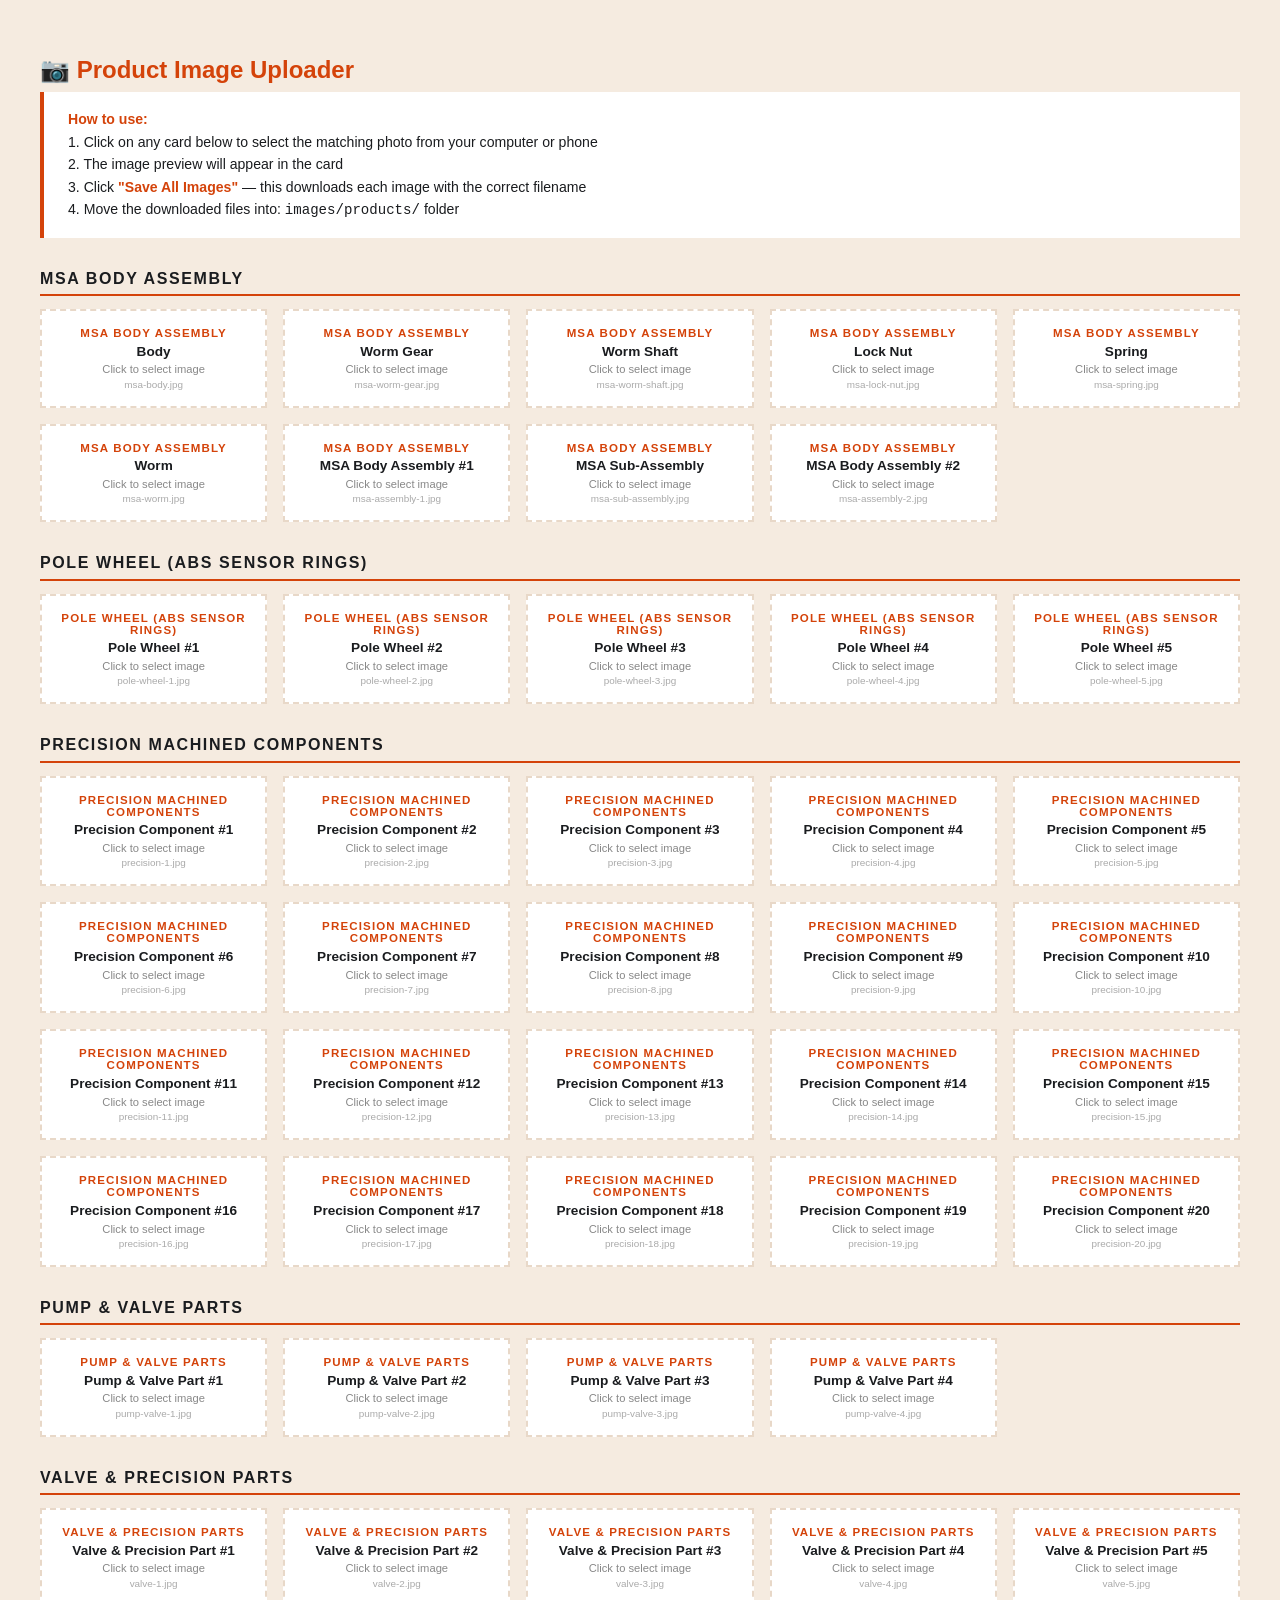
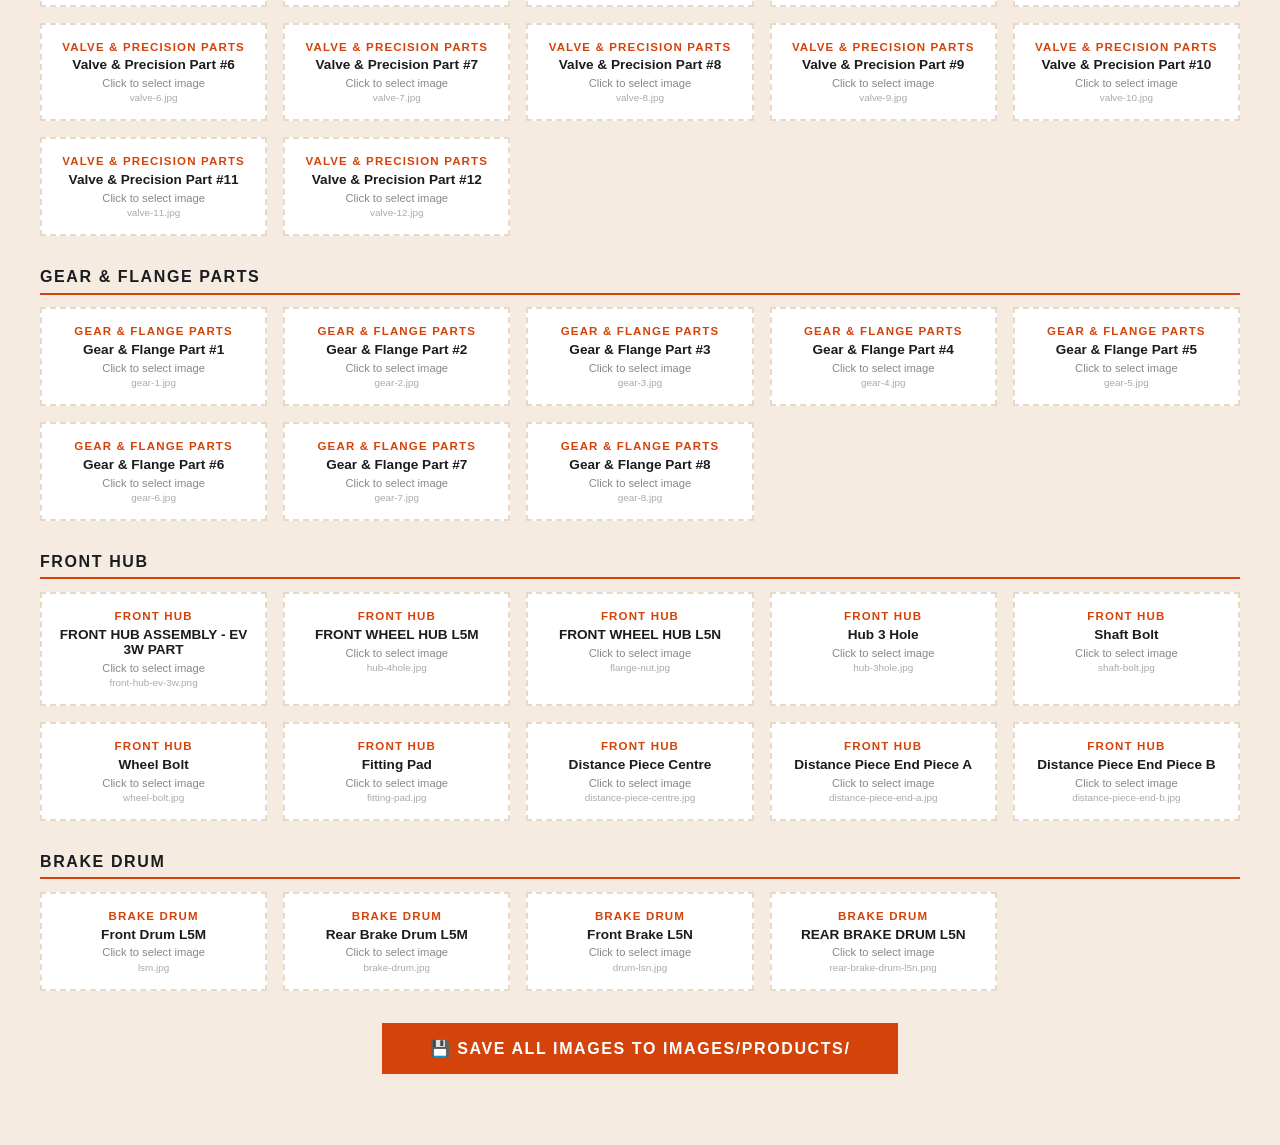
<file: upload-images.html>
<!DOCTYPE html>
<html lang="en">
<head>
<meta charset="UTF-8">
<meta name="viewport" content="width=device-width, initial-scale=1.0">
<title>Product Image Uploader — Generic CNC Engineers</title>
<style>
  body { font-family: Arial, sans-serif; background: #f5ebe0; padding: 2rem; color: #1a1c1f; }
  h1 { font-size: 1.5rem; margin-bottom: 0.5rem; color: #d4430a; }
  p { font-size: 0.9rem; color: #555; margin-bottom: 2rem; }
  .grid { display: grid; grid-template-columns: repeat(auto-fill, minmax(200px, 1fr)); gap: 1rem; }
  .slot { background: white; border: 2px dashed #e8d8c8; padding: 1rem; text-align: center; cursor: pointer; transition: border-color 0.2s; position: relative; }
  .slot:hover { border-color: #d4430a; }
  .slot.filled { border-style: solid; border-color: #2a7a2a; }
  .slot input { position: absolute; inset: 0; opacity: 0; cursor: pointer; width: 100%; height: 100%; }
  .slot img { width: 100%; height: 120px; object-fit: cover; display: none; margin-bottom: 0.5rem; }
  .slot.filled img { display: block; }
  .slot-name { font-size: 0.72rem; font-weight: bold; color: #d4430a; letter-spacing: 0.1em; text-transform: uppercase; margin-bottom: 0.3rem; }
  .slot-label { font-size: 0.85rem; font-weight: bold; color: #1a1c1f; }
  .slot-hint { font-size: 0.7rem; color: #888; margin-top: 0.3rem; }
  .slot.filled .slot-hint { color: #2a7a2a; }
  .section-title { font-size: 1rem; font-weight: bold; color: #1a1c1f; margin: 2rem 0 0.8rem; padding-bottom: 0.4rem; border-bottom: 2px solid #d4430a; text-transform: uppercase; letter-spacing: 0.1em; }
  .save-btn { display: block; margin: 2rem auto; padding: 1rem 3rem; background: #d4430a; color: white; border: none; font-size: 1rem; font-weight: bold; cursor: pointer; letter-spacing: 0.1em; text-transform: uppercase; }
  .save-btn:hover { background: #c03a08; }
  #status { text-align: center; margin-top: 1rem; font-weight: bold; color: #2a7a2a; }
  .instructions { background: #fff; border-left: 4px solid #d4430a; padding: 1rem 1.5rem; margin-bottom: 2rem; font-size: 0.88rem; line-height: 1.6; }
  .instructions strong { color: #d4430a; }
</style>
</head>
<body>
<h1>&#128247; Product Image Uploader</h1>
<div class="instructions">
  <strong>How to use:</strong><br>
  1. Click on any card below to select the matching photo from your computer or phone<br>
  2. The image preview will appear in the card<br>
  3. Click <strong>"Save All Images"</strong> — this downloads each image with the correct filename<br>
  4. Move the downloaded files into: <code>images/products/</code> folder
</div>

<div id="app"></div>
<button class="save-btn" onclick="saveAll()">&#128190; Save All Images to images/products/</button>
<div id="status"></div>

<script>
const products = [
  { section: "MSA Body Assembly", items: [
    { file: "msa-body.jpg", label: "Body" },
    { file: "msa-worm-gear.jpg", label: "Worm Gear" },
    { file: "msa-worm-shaft.jpg", label: "Worm Shaft" },
    { file: "msa-lock-nut.jpg", label: "Lock Nut" },
    { file: "msa-spring.jpg", label: "Spring" },
    { file: "msa-worm.jpg", label: "Worm" },
    { file: "msa-assembly-1.jpg", label: "MSA Body Assembly #1" },
    { file: "msa-sub-assembly.jpg", label: "MSA Sub-Assembly" },
    { file: "msa-assembly-2.jpg", label: "MSA Body Assembly #2" },
  ]},
  { section: "Pole Wheel (ABS Sensor Rings)", items: [
    { file: "pole-wheel-1.jpg", label: "Pole Wheel #1" },
    { file: "pole-wheel-2.jpg", label: "Pole Wheel #2" },
    { file: "pole-wheel-3.jpg", label: "Pole Wheel #3" },
    { file: "pole-wheel-4.jpg", label: "Pole Wheel #4" },
    { file: "pole-wheel-5.jpg", label: "Pole Wheel #5" },
  ]},
  { section: "Precision Machined Components", items: Array.from({length:20},(_,i)=>({ file:`precision-${i+1}.jpg`, label:`Precision Component #${i+1}` })) },
  { section: "Pump & Valve Parts", items: [
    { file: "pump-valve-1.jpg", label: "Pump & Valve Part #1" },
    { file: "pump-valve-2.jpg", label: "Pump & Valve Part #2" },
    { file: "pump-valve-3.jpg", label: "Pump & Valve Part #3" },
    { file: "pump-valve-4.jpg", label: "Pump & Valve Part #4" },
  ]},
  { section: "Valve & Precision Parts", items: Array.from({length:12},(_,i)=>({ file:`valve-${i+1}.jpg`, label:`Valve & Precision Part #${i+1}` })) },
  { section: "Gear & Flange Parts", items: Array.from({length:8},(_,i)=>({ file:`gear-${i+1}.jpg`, label:`Gear & Flange Part #${i+1}` })) },
  { section: "Front Hub", items: [
    { file: "front-hub-ev-3w.png", label: "FRONT HUB ASSEMBLY - EV 3W PART" },
    { file: "hub-4hole.jpg", label: "FRONT WHEEL HUB L5M" },
    { file: "flange-nut.jpg", label: "FRONT WHEEL HUB L5N" },
    { file: "hub-3hole.jpg", label: "Hub 3 Hole" },
    { file: "shaft-bolt.jpg", label: "Shaft Bolt" },
    { file: "wheel-bolt.jpg", label: "Wheel Bolt" },
    { file: "fitting-pad.jpg", label: "Fitting Pad" },
    { file: "distance-piece-centre.jpg", label: "Distance Piece Centre" },
    { file: "distance-piece-end-a.jpg", label: "Distance Piece End Piece A" },
    { file: "distance-piece-end-b.jpg", label: "Distance Piece End Piece B" },
  ]},
  { section: "Brake Drum", items: [
      { file: "lsm.jpg", label: "Front Drum L5M" },
      { file: "brake-drum.jpg", label: "Rear Brake Drum L5M" },
      { file: "drum-lsn.jpg", label: "Front Brake L5N" },
       { file: "rear-brake-drum-l5n.png", label: "REAR BRAKE DRUM L5N" },
     ]},
];

const fileMap = {};
const app = document.getElementById('app');

products.forEach(section => {
  const title = document.createElement('div');
  title.className = 'section-title';
  title.textContent = section.section;
  app.appendChild(title);

  const grid = document.createElement('div');
  grid.className = 'grid';

  section.items.forEach(item => {
    const slot = document.createElement('div');
    slot.className = 'slot';
    slot.id = 'slot-' + item.file;

    const img = document.createElement('img');
    img.id = 'img-' + item.file;

    const input = document.createElement('input');
    input.type = 'file';
    input.accept = 'image/*';
    input.onchange = (e) => {
      const file = e.target.files[0];
      if (!file) return;
      fileMap[item.file] = file;
      const reader = new FileReader();
      reader.onload = (ev) => {
        img.src = ev.target.result;
        slot.classList.add('filled');
        hint.textContent = '✓ Ready to save';
      };
      reader.readAsDataURL(file);
    };

    const catDiv = document.createElement('div');
    catDiv.className = 'slot-name';
    catDiv.textContent = section.section;

    const nameDiv = document.createElement('div');
    nameDiv.className = 'slot-label';
    nameDiv.textContent = item.label;

    const hint = document.createElement('div');
    hint.className = 'slot-hint';
    hint.textContent = 'Click to select image';

    const fileDiv = document.createElement('div');
    fileDiv.style.cssText = 'font-size:0.62rem;color:#aaa;margin-top:0.2rem;';
    fileDiv.textContent = item.file;

    slot.appendChild(img);
    slot.appendChild(input);
    slot.appendChild(catDiv);
    slot.appendChild(nameDiv);
    slot.appendChild(hint);
    slot.appendChild(fileDiv);
    grid.appendChild(slot);
  });

  app.appendChild(grid);
});

function saveAll() {
  const keys = Object.keys(fileMap);
  if (keys.length === 0) {
    document.getElementById('status').textContent = 'No images selected yet. Click on cards to select images first.';
    document.getElementById('status').style.color = '#c03a08';
    return;
  }
  keys.forEach(filename => {
    const file = fileMap[filename];
    const url = URL.createObjectURL(file);
    const a = document.createElement('a');
    a.href = url;
    a.download = filename;
    document.body.appendChild(a);
    a.click();
    document.body.removeChild(a);
    setTimeout(() => URL.revokeObjectURL(url), 1000);
  });
  document.getElementById('status').textContent = `✓ Downloading ${keys.length} image(s). Move them to the images/products/ folder.`;
  document.getElementById('status').style.color = '#2a7a2a';
}
</script>
</body>
</html>
</file>
